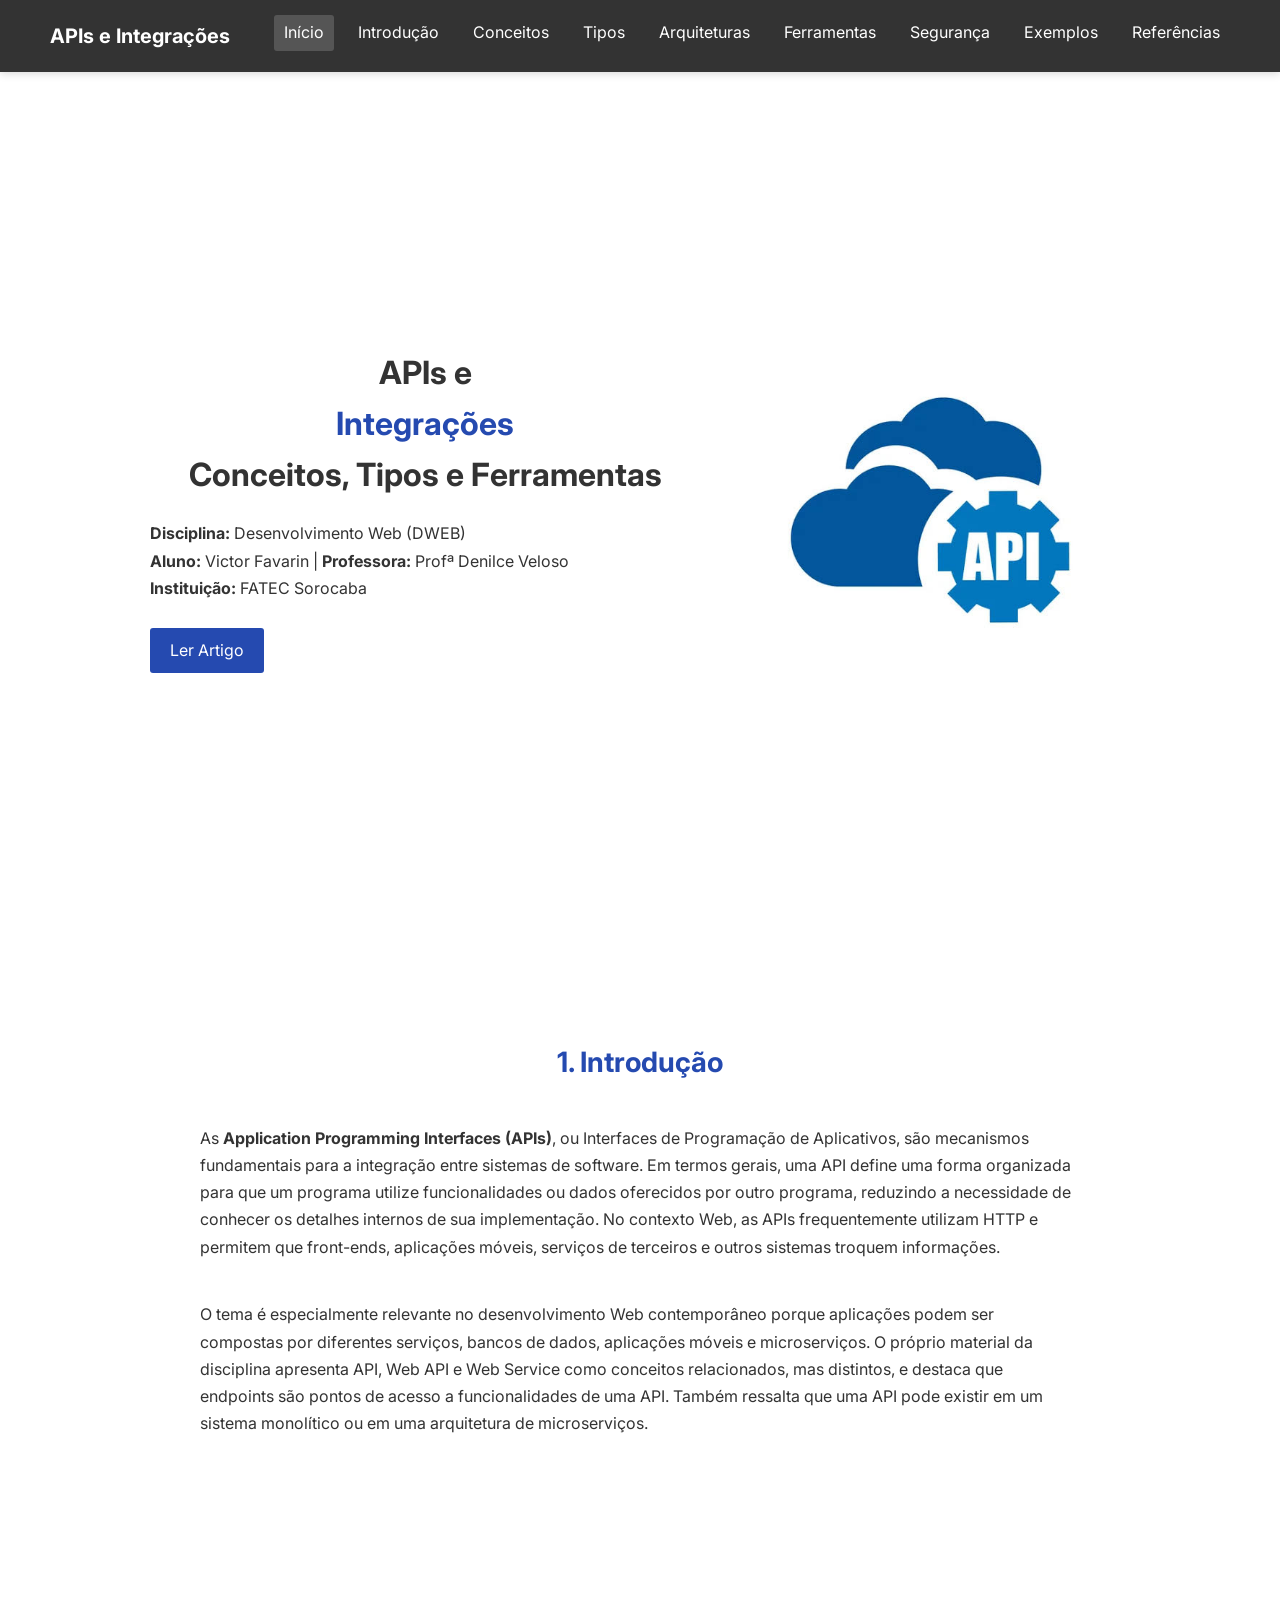
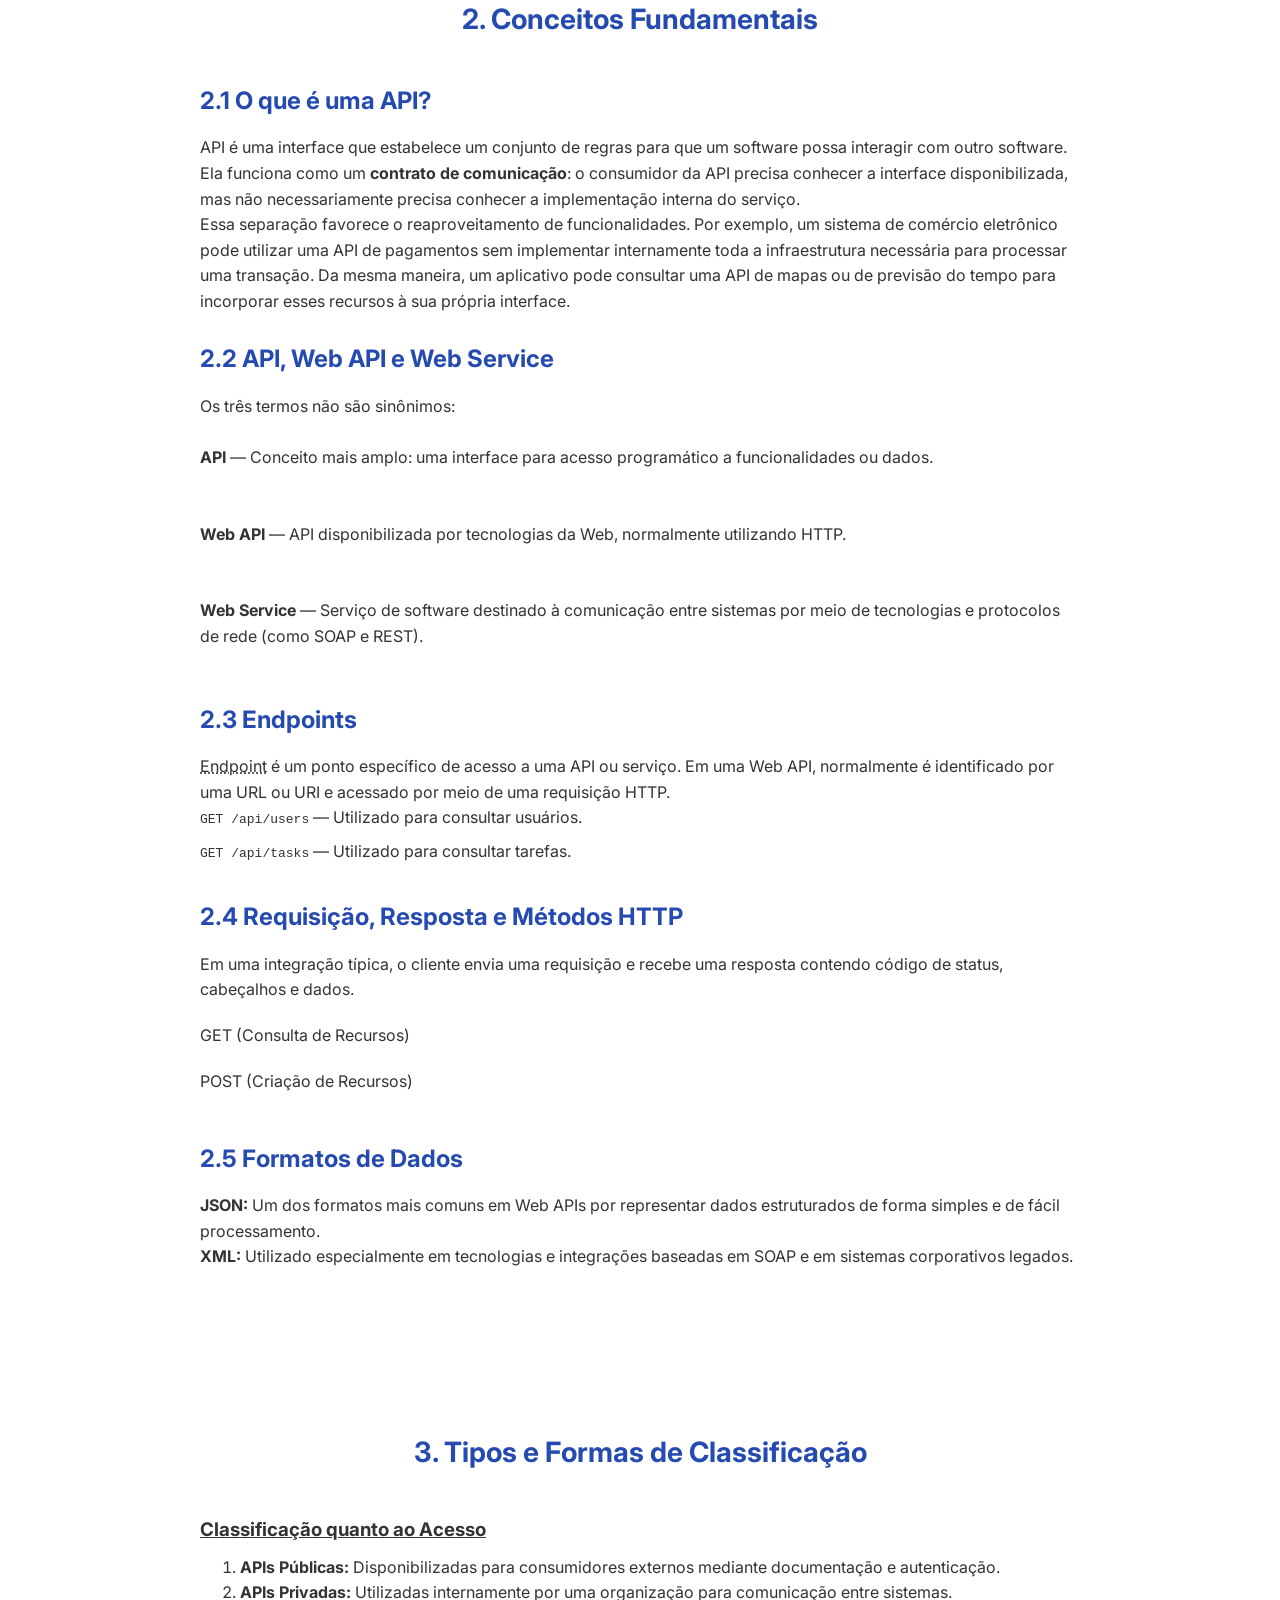
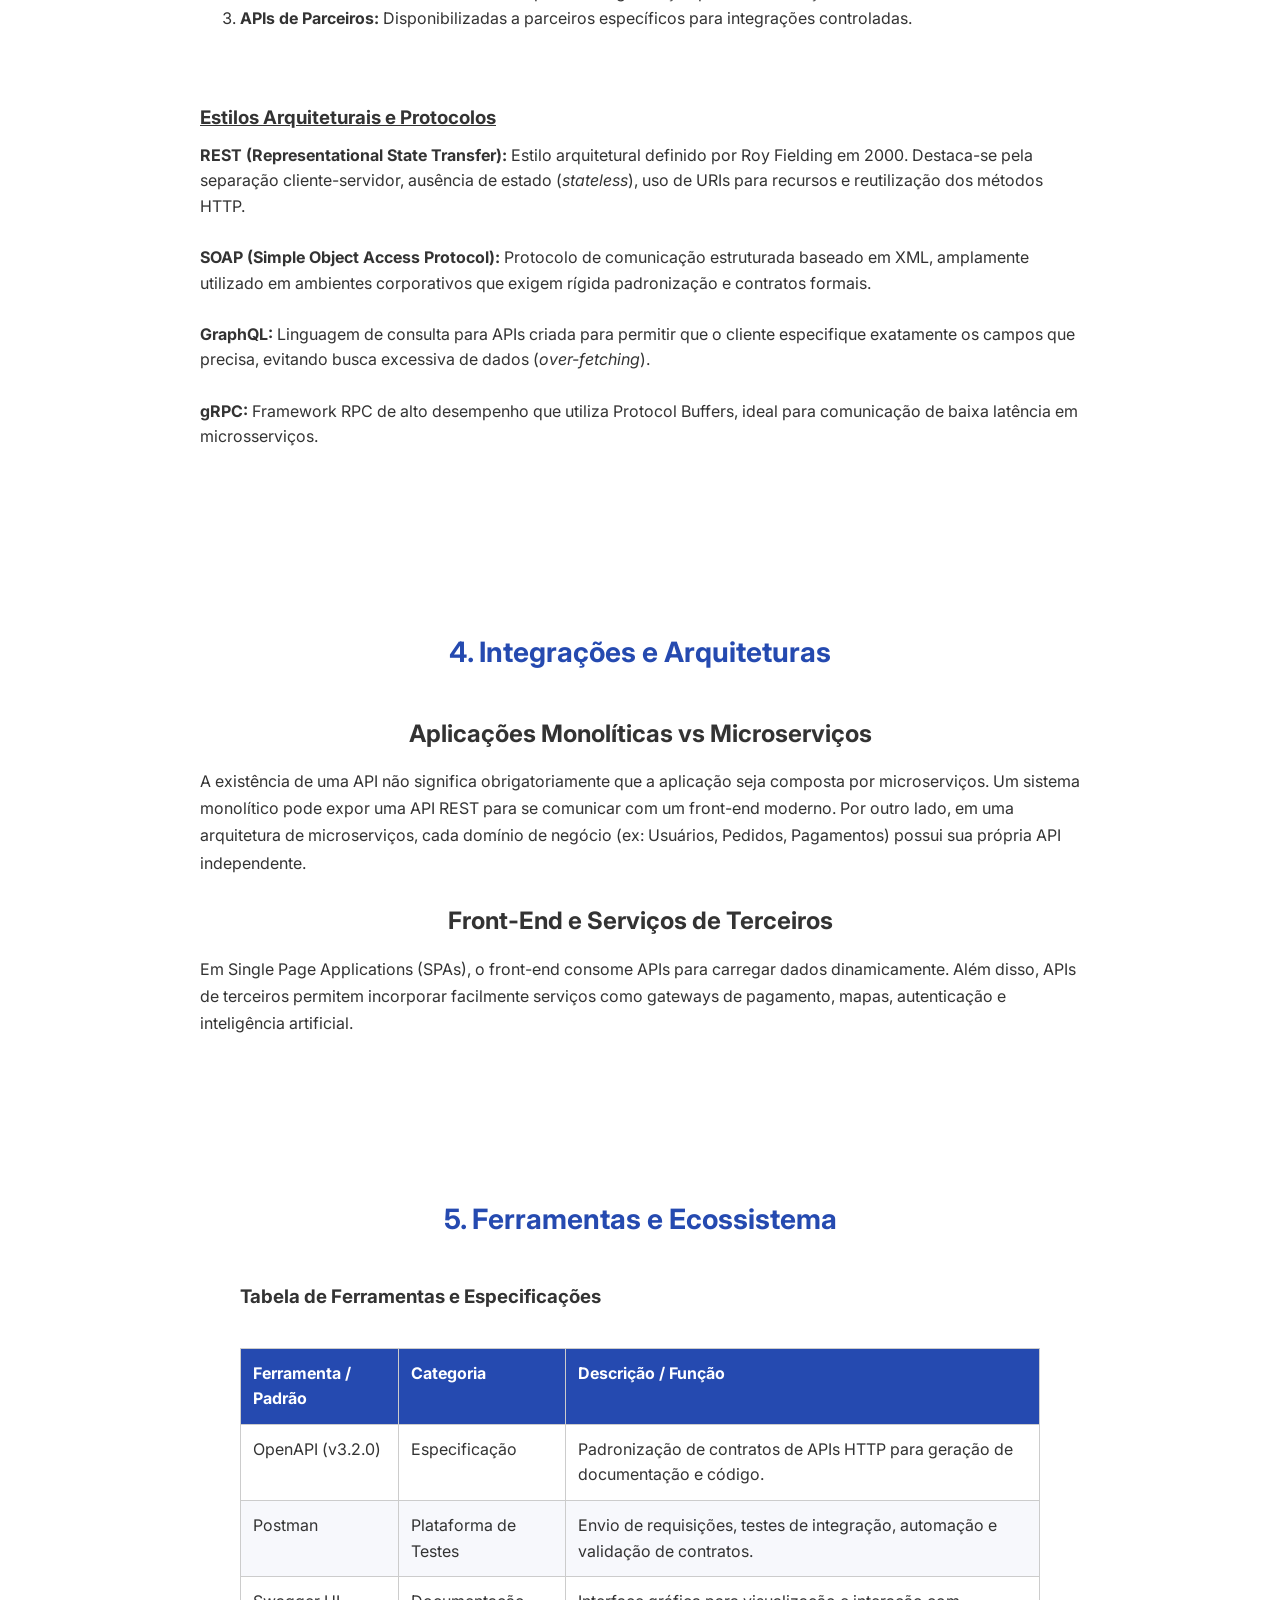
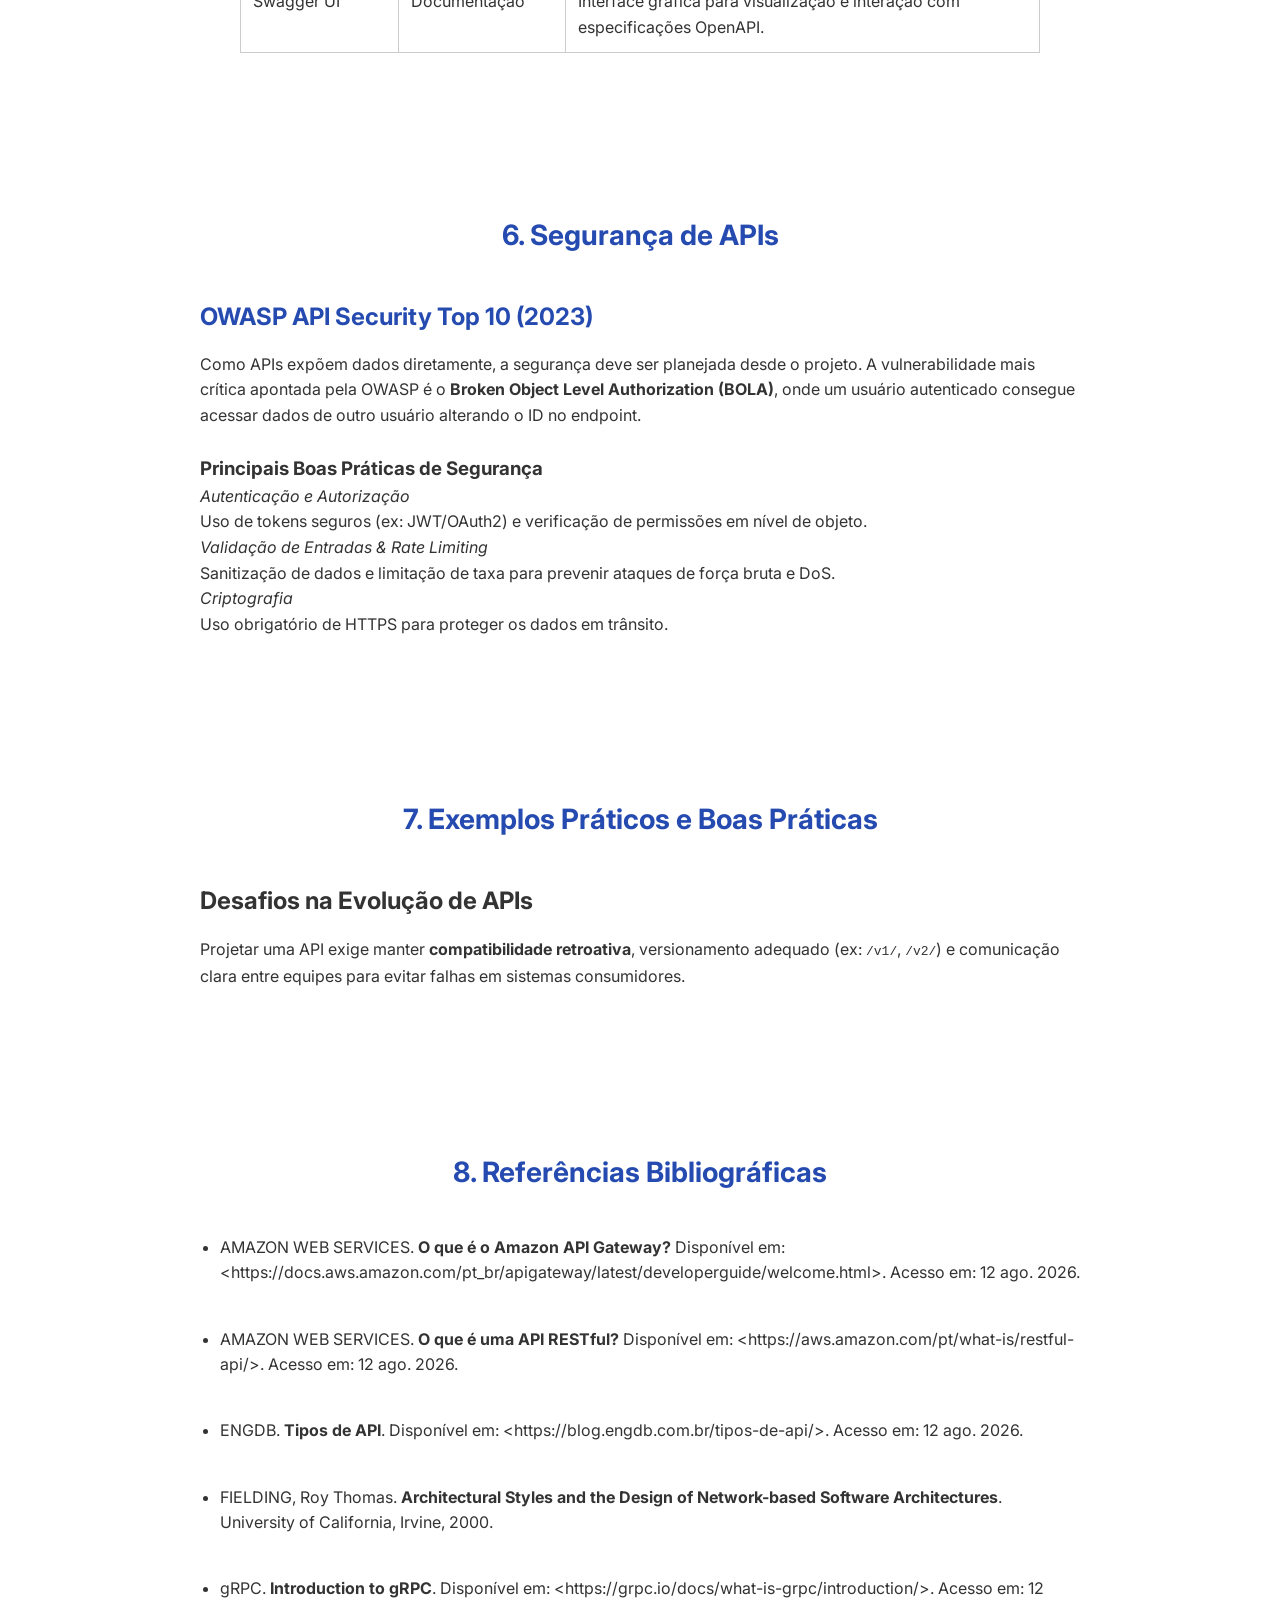
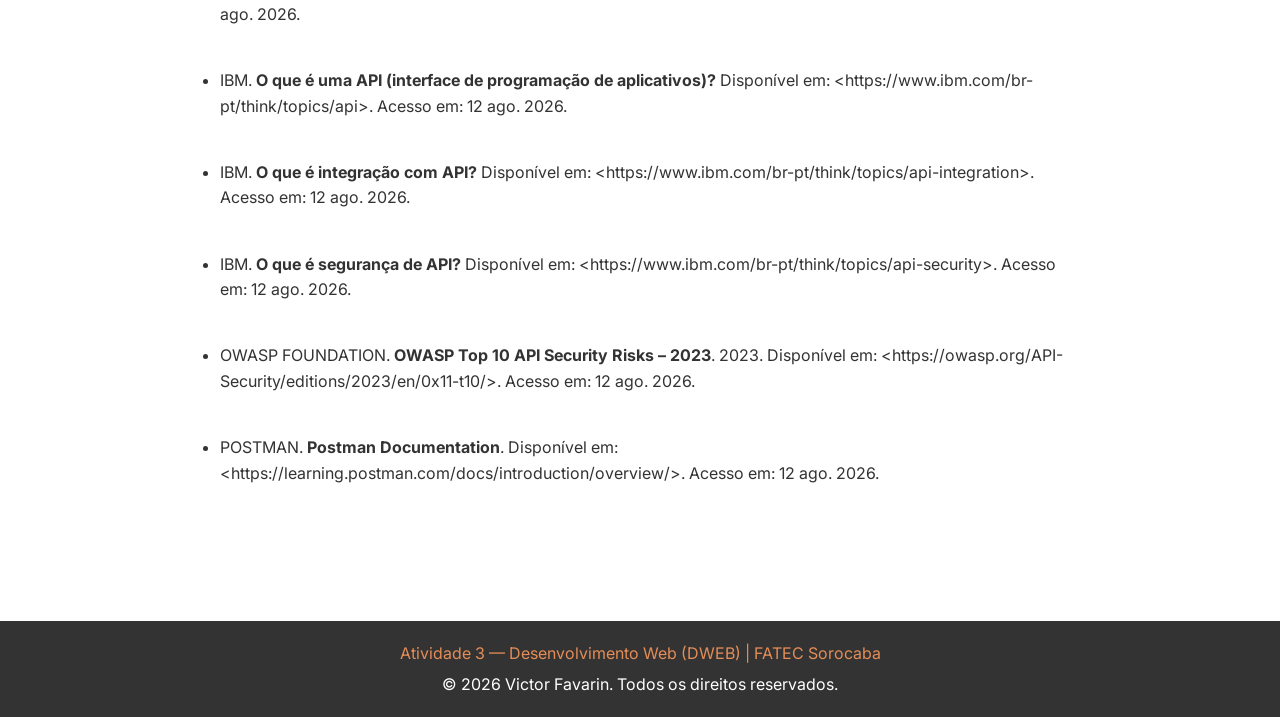
<file: Atividade3/index.html>
<!DOCTYPE html>
<html lang="pt-br">

<head>
    <meta charset="UTF-8">
    <meta name="viewport" content="width=device-width, initial-scale=1.0">
    <meta name="author" content="Victor Favarin">
    <meta name="description"
        content="APIs e Integrações: Conceitos, tipos, ferramentas e exemplos. Artigo acadêmico de Desenvolvimento Web (DWEB) - FATEC Sorocaba.">
    <meta name="keywords"
        content="APIs, Web API, Web Service, REST, SOAP, GraphQL, gRPC, OpenAPI, Postman, Segurança de API, FATEC Sorocaba">
    <link rel="stylesheet" href="./style.css">
    <title>APIs e Integrações | Victor Favarin - FATEC Sorocaba</title>
</head>

<body>
    <header class="header-1">
        <nav class="nav bd-grid">
            <div>
                <a href="#home" class="nav-logo">APIs e Integrações</a>
            </div>
            <div class="nav-menu" id="nav-menu">
                <ul class="nav-list">
                    <li class="nav-item"><a href="#home" class="nav-link active">Início</a></li>
                    <li class="nav-item"><a href="#introducao" class="nav-link">Introdução</a></li>
                    <li class="nav-item"><a href="#conceitos" class="nav-link">Conceitos</a></li>
                    <li class="nav-item"><a href="#tipos" class="nav-link">Tipos</a></li>
                    <li class="nav-item"><a href="#arquiteturas" class="nav-link">Arquiteturas</a></li>
                    <li class="nav-item"><a href="#ferramentas" class="nav-link">Ferramentas</a></li>
                    <li class="nav-item"><a href="#seguranca" class="nav-link">Segurança</a></li>
                    <li class="nav-item"><a href="#exemplos" class="nav-link">Exemplos</a></li>
                    <li class="nav-item"><a href="#referencias" class="nav-link">Referências</a></li>
                </ul>
            </div>
        </nav>
    </header>

    <main>

        <section class="home bd-grid" id="home">
            <div class="home-data">
                <h1 class="home-title">
                    APIs e <br>
                    <span class="home-title-color">Integrações</span><br>
                    Conceitos, Tipos e Ferramentas
                </h1>
                <p class="about-text">
                    <strong>Disciplina:</strong> Desenvolvimento Web (DWEB)<br>
                    <strong>Aluno:</strong> Victor Favarin | <strong>Professora:</strong> Profª Denilce Veloso<br>
                    <strong>Instituição:</strong> FATEC Sorocaba
                </p>
                <br>
                <a href="#introducao" class="button">Ler Artigo</a>
            </div>
            <div class="home-img">
                <br><br>
                <img src="./images/api.jpeg" width="400" height="400" alt="Imagem de apresentação do artigo"
                    title="APIs e Integrações" />
            </div>
        </section>


        <section class="about section" id="introducao">
            <h2 class="section-title">1. Introdução</h2>
            <div class="about-container bd-grid">
                <div>
                    <p class="about-text">
                        As <strong>Application Programming Interfaces (APIs)</strong>, ou Interfaces de Programação de
                        Aplicativos, são mecanismos fundamentais para a integração entre sistemas de software. Em termos
                        gerais, uma API define uma forma organizada para que um programa utilize funcionalidades ou
                        dados oferecidos por outro programa, reduzindo a necessidade de conhecer os detalhes internos de
                        sua implementação. No contexto Web, as APIs frequentemente utilizam HTTP e permitem que
                        front-ends, aplicações móveis, serviços de terceiros e outros sistemas troquem informações.
                    </p>
                    <br>
                    <p class="about-text">
                        O tema é especialmente relevante no desenvolvimento Web contemporâneo porque aplicações podem
                        ser compostas por diferentes serviços, bancos de dados, aplicações móveis e microserviços. O
                        próprio material da disciplina apresenta API, Web API e Web Service como conceitos relacionados,
                        mas distintos, e destaca que endpoints são pontos de acesso a funcionalidades de uma API. Também
                        ressalta que uma API pode existir em um sistema monolítico ou em uma arquitetura de
                        microserviços.
                    </p>
                </div>
            </div>
        </section>

        <section class="skills section" id="conceitos">
            <h2 class="section-title">2. Conceitos Fundamentais</h2>
            <div class="skills-container bd-grid">
                <div>
                    <h3 class="skills-subtitle">2.1 O que é uma API?</h3>
                    <p class="skills-text">
                        API é uma interface que estabelece um conjunto de regras para que um software possa interagir
                        com outro software. Ela funciona como um <strong>contrato de comunicação</strong>: o consumidor
                        da API precisa conhecer a interface disponibilizada, mas não necessariamente precisa conhecer a
                        implementação interna do serviço.
                    </p>
                    <p class="skills-text">
                        Essa separação favorece o reaproveitamento de funcionalidades. Por exemplo, um sistema de
                        comércio eletrônico pode utilizar uma API de pagamentos sem implementar internamente toda a
                        infraestrutura necessária para processar uma transação. Da mesma maneira, um aplicativo pode
                        consultar uma API de mapas ou de previsão do tempo para incorporar esses recursos à sua própria
                        interface.
                    </p>

                    <br>
                    <h3 class="skills-subtitle">2.2 API, Web API e Web Service</h3>
                    <p class="skills-text">
                        Os três termos não são sinônimos:
                    </p>
                    <br>
                    <p class="skills-text"><strong>API</strong> — Conceito mais amplo: uma interface para acesso
                        programático a funcionalidades ou dados.</p>
                    <br>
                    <br>
                    <p class="skills-text"><strong>Web API</strong> — API disponibilizada por tecnologias da Web,
                        normalmente utilizando HTTP.</p>
                    <br>
                    <br>
                    <p class="skills-text"><strong>Web Service</strong> — Serviço de software destinado à comunicação
                        entre sistemas por meio de tecnologias e protocolos de rede (como SOAP e REST).</p>
                    <br>
                    <br>
                    <h3 class="skills-subtitle">2.3 Endpoints</h3>
                    <p class="skills-text">
                        <abbr title="Endpoint de API">Endpoint</abbr> é um ponto específico de acesso a uma API ou
                        serviço. Em uma Web API, normalmente é identificado por uma URL ou URI e acessado por meio de
                        uma requisição HTTP.
                    </p>
                    <ul>
                        <li><code>GET /api/users</code> — Utilizado para consultar usuários.</li>
                        <li><code>GET /api/tasks</code> — Utilizado para consultar tarefas.</li>
                    </ul>

                    <br>
                    <h3 class="skills-subtitle">2.4 Requisição, Resposta e Métodos HTTP</h3>
                    <p class="skills-text">
                        Em uma integração típica, o cliente envia uma requisição e recebe uma resposta contendo código
                        de status, cabeçalhos e dados.
                    </p>

                    <div class="skills-data">
                        <div class="skills-names">
                            <p>GET (Consulta de Recursos)</p>
                        </div>
                        <div class="skills-bar skills-html"></div>

                    </div>
                    <div class="skills-data">
                        <div class="skills-names">
                            <p>POST (Criação de Recursos)</p>
                        </div>
                        <div class="skills-bar skills-js"></div>

                    </div>

                    <br>
                    <h3 class="skills-subtitle">2.5 Formatos de Dados</h3>
                    <p class="skills-text">
                        <strong>JSON:</strong> Um dos formatos mais comuns em Web APIs por representar dados
                        estruturados de forma simples e de fácil processamento.<br>
                        <strong>XML:</strong> Utilizado especialmente em tecnologias e integrações baseadas em SOAP e em
                        sistemas corporativos legados.
                    </p>
                </div>
            </div>
        </section>


        <section class="formation section" id="tipos">
            <h2 class="section-title">3. Tipos e Formas de Classificação</h2>
            <div class="formation-container bd-grid">
                <h3><u>Classificação quanto ao Acesso</u></h3>
                <ol>
                    <li><strong>APIs Públicas:</strong> Disponibilizadas para consumidores externos mediante
                        documentação e autenticação.</li>
                    <li><strong>APIs Privadas:</strong> Utilizadas internamente por uma organização para comunicação
                        entre sistemas.</li>
                    <li><strong>APIs de Parceiros:</strong> Disponibilizadas a parceiros específicos para integrações
                        controladas.</li>
                </ol>
                <br><br>

                <h3><u>Estilos Arquiteturais e Protocolos</u></h3>
                <p>
                    <strong>REST (Representational State Transfer):</strong> Estilo arquitetural definido por Roy
                    Fielding em 2000. Destaca-se pela separação cliente-servidor, ausência de estado
                    (<em>stateless</em>), uso de URIs para recursos e reutilização dos métodos HTTP.<br><br>
                    <strong>SOAP (Simple Object Access Protocol):</strong> Protocolo de comunicação estruturada baseado
                    em XML, amplamente utilizado em ambientes corporativos que exigem rígida padronização e contratos
                    formais.<br><br>
                    <strong>GraphQL:</strong> Linguagem de consulta para APIs criada para permitir que o cliente
                    especifique exatamente os campos que precisa, evitando busca excessiva de dados
                    (<em>over-fetching</em>).<br><br>
                    <strong>gRPC:</strong> Framework RPC de alto desempenho que utiliza Protocol Buffers, ideal para
                    comunicação de baixa latência em microsserviços.
                </p>
            </div>
        </section>


        <section class="about section" id="arquiteturas">
            <h2 class="section-title">4. Integrações e Arquiteturas</h2>
            <div class="about-container bd-grid">
                <div>
                    <h3 class="about-subtitle">Aplicações Monolíticas vs Microserviços</h3>
                    <p class="about-text">
                        A existência de uma API não significa obrigatoriamente que a aplicação seja composta por
                        microserviços. Um sistema monolítico pode expor uma API REST para se comunicar com um front-end
                        moderno. Por outro lado, em uma arquitetura de microserviços, cada domínio de negócio (ex:
                        Usuários, Pedidos, Pagamentos) possui sua própria API independente.
                    </p>
                    <br>
                    <h3 class="about-subtitle">Front-End e Serviços de Terceiros</h3>
                    <p class="about-text">
                        Em Single Page Applications (SPAs), o front-end consome APIs para carregar dados dinamicamente.
                        Além disso, APIs de terceiros permitem incorporar facilmente serviços como gateways de
                        pagamento, mapas, autenticação e inteligência artificial.
                    </p>
                </div>
            </div>
        </section>


        <section class="projects section" id="ferramentas">
            <h2 class="section-title">5. Ferramentas e Ecossistema</h2>
            <div class="projects-text">
                <h3>Tabela de Ferramentas e Especificações</h3>
                <br>
                <table class="projects-table">
                    <thead>
                        <tr>
                            <th>Ferramenta / Padrão</th>
                            <th>Categoria</th>
                            <th>Descrição / Função</th>
                        </tr>
                    </thead>
                    <tbody>
                        <tr>
                            <td>OpenAPI (v3.2.0)</td>
                            <td>Especificação</td>
                            <td>Padronização de contratos de APIs HTTP para geração de documentação e código.</td>
                        </tr>
                        <tr>
                            <td>Postman</td>
                            <td>Plataforma de Testes</td>
                            <td>Envio de requisições, testes de integração, automação e validação de contratos.</td>
                        </tr>
                        <tr>
                            <td>Swagger UI</td>
                            <td>Documentação</td>
                            <td>Interface gráfica para visualização e interação com especificações OpenAPI.</td>
                        </tr>
                    </tbody>
                </table>
            </div>
        </section>


        <section class="skills section" id="seguranca">
            <h2 class="section-title">6. Segurança de APIs</h2>
            <div class="skills-container bd-grid">
                <div>
                    <h3 class="skills-subtitle">OWASP API Security Top 10 (2023)</h3>
                    <p class="skills-text">
                        Como APIs expõem dados diretamente, a segurança deve ser planejada desde o projeto. A
                        vulnerabilidade mais crítica apontada pela OWASP é o <strong>Broken Object Level Authorization
                            (BOLA)</strong>, onde um usuário autenticado consegue acessar dados de outro usuário
                        alterando o ID no endpoint.
                    </p>
                    <br>
                    <h3>Principais Boas Práticas de Segurança</h3>
                    <dl>
                        <dt><em>Autenticação e Autorização</em></dt>
                        <dd>Uso de tokens seguros (ex: JWT/OAuth2) e verificação de permissões em nível de objeto.</dd>
                        <dt><em>Validação de Entradas & Rate Limiting</em></dt>
                        <dd>Sanitização de dados e limitação de taxa para prevenir ataques de força bruta e DoS.</dd>
                        <dt><em>Criptografia</em></dt>
                        <dd>Uso obrigatório de HTTPS para proteger os dados em trânsito.</dd>
                    </dl>
                </div>
            </div>
        </section>


        <section class="projects section" id="exemplos">
            <h2 class="section-title">7. Exemplos Práticos e Boas Práticas</h2>

            <div class="about-container bd-grid">
                <div>
                    <h3 class="about-subtitle">Desafios na Evolução de APIs</h3>
                    <p class="about-text">
                        Projetar uma API exige manter <strong>compatibilidade retroativa</strong>, versionamento
                        adequado (ex: <code>/v1/</code>, <code>/v2/</code>) e comunicação clara entre equipes para
                        evitar falhas em sistemas consumidores.
                    </p>
                </div>
            </div>
        </section>


        <section class="contact section" id="referencias">
            <h2 class="section-title">8. Referências Bibliográficas</h2>
            <div class="contact-container bd-grid">
                <ul style="list-style-type: disc; padding-left: 20px;">
                    <li>AMAZON WEB SERVICES. <strong>O que é o Amazon API Gateway?</strong> Disponível em:
                        &lt;https://docs.aws.amazon.com/pt_br/apigateway/latest/developerguide/welcome.html&gt;. Acesso
                        em: 12 ago. 2026.</li>
                    <br>
                    <li>AMAZON WEB SERVICES. <strong>O que é uma API RESTful?</strong> Disponível em:
                        &lt;https://aws.amazon.com/pt/what-is/restful-api/&gt;. Acesso em: 12 ago. 2026.</li>
                    <br>
                    <li>ENGDB. <strong>Tipos de API</strong>. Disponível em:
                        &lt;https://blog.engdb.com.br/tipos-de-api/&gt;. Acesso em: 12 ago. 2026.</li>
                    <br>
                    <li>FIELDING, Roy Thomas. <strong>Architectural Styles and the Design of Network-based Software
                            Architectures</strong>. University of California, Irvine, 2000.</li>
                    <br>
                    <li>gRPC. <strong>Introduction to gRPC</strong>. Disponível em:
                        &lt;https://grpc.io/docs/what-is-grpc/introduction/&gt;. Acesso em: 12 ago. 2026.</li>
                    <br>
                    <li>IBM. <strong>O que é uma API (interface de programação de aplicativos)?</strong> Disponível em:
                        &lt;https://www.ibm.com/br-pt/think/topics/api&gt;. Acesso em: 12 ago. 2026.</li>
                    <br>
                    <li>IBM. <strong>O que é integração com API?</strong> Disponível em:
                        &lt;https://www.ibm.com/br-pt/think/topics/api-integration&gt;. Acesso em: 12 ago. 2026.</li>
                    <br>
                    <li>IBM. <strong>O que é segurança de API?</strong> Disponível em:
                        &lt;https://www.ibm.com/br-pt/think/topics/api-security&gt;. Acesso em: 12 ago. 2026.</li>
                    <br>
                    <li>OWASP FOUNDATION. <strong>OWASP Top 10 API Security Risks – 2023</strong>. 2023. Disponível em:
                        &lt;https://owasp.org/API-Security/editions/2023/en/0x11-t10/&gt;. Acesso em: 12 ago. 2026.</li>
                    <br>
                    <li>POSTMAN. <strong>Postman Documentation</strong>. Disponível em:
                        &lt;https://learning.postman.com/docs/introduction/overview/&gt;. Acesso em: 12 ago. 2026.</li>
                </ul>
            </div>
        </section>
    </main>

    <footer>
        <p id="footer-title">Atividade 3 — Desenvolvimento Web (DWEB) | FATEC Sorocaba</p>
        <p>&copy; 2026 Victor Favarin. Todos os direitos reservados.</p>
    </footer>
</body>

</html>
</file>
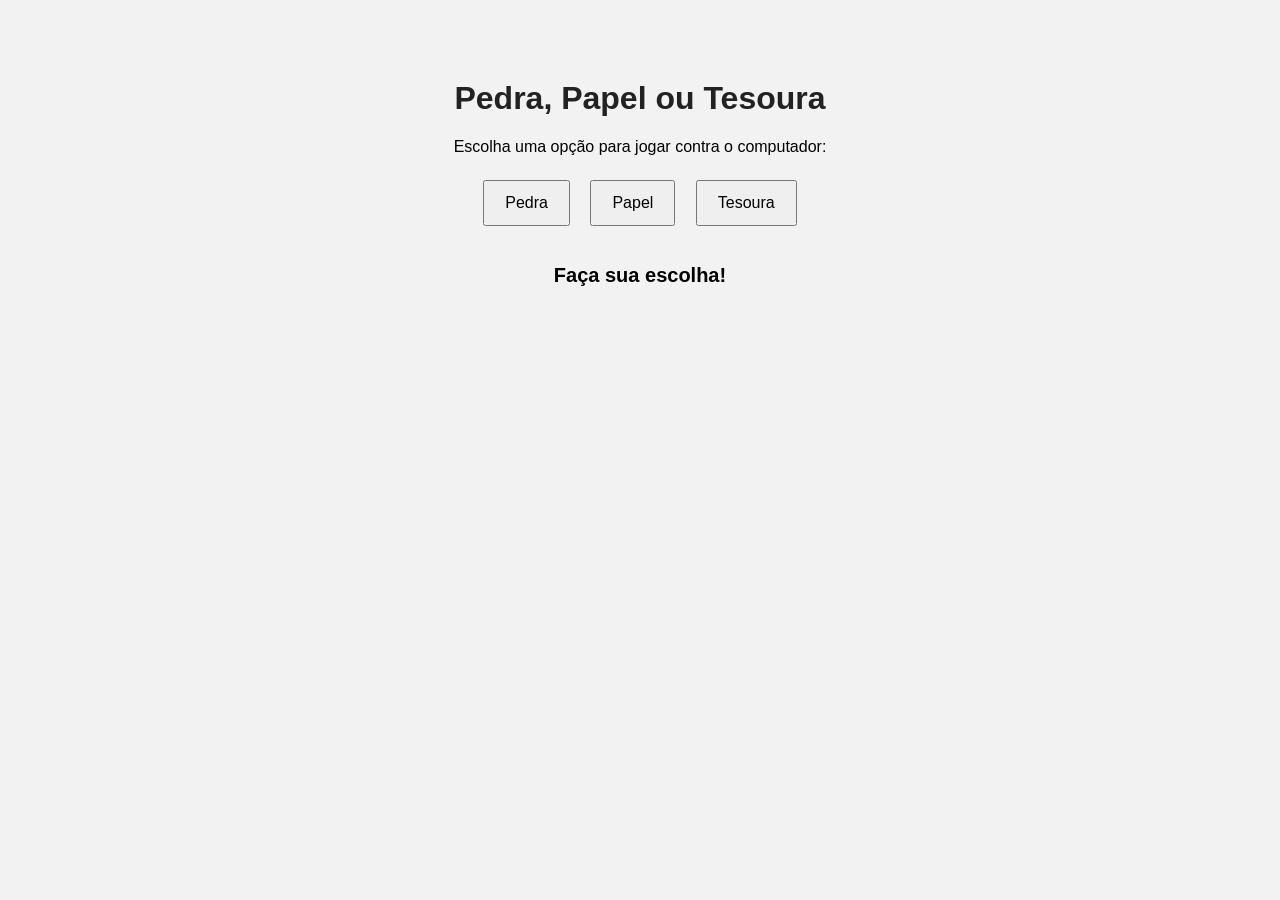
<file: Atividade7/index.html>
<!DOCTYPE html>
<html lang="pt-br">
<head>
    <meta charset="UTF-8">
    <meta name="viewport" content="width=device-width, initial-scale=1.0">
    <title>Pedra, Papel ou Tesoura</title>
    <link rel="stylesheet" href="style.css">
    <script src="script.js" defer></script>
</head>
<body>
    <h1>Pedra, Papel ou Tesoura</h1>

    <p>Escolha uma opção para jogar contra o computador:</p>

    <button onclick="jogar('pedra')">Pedra</button>
    <button onclick="jogar('papel')">Papel</button>
    <button onclick="jogar('tesoura')">Tesoura</button>

    <div id="resultado">
        Faça sua escolha!
    </div>
</body>
</html>
</file>
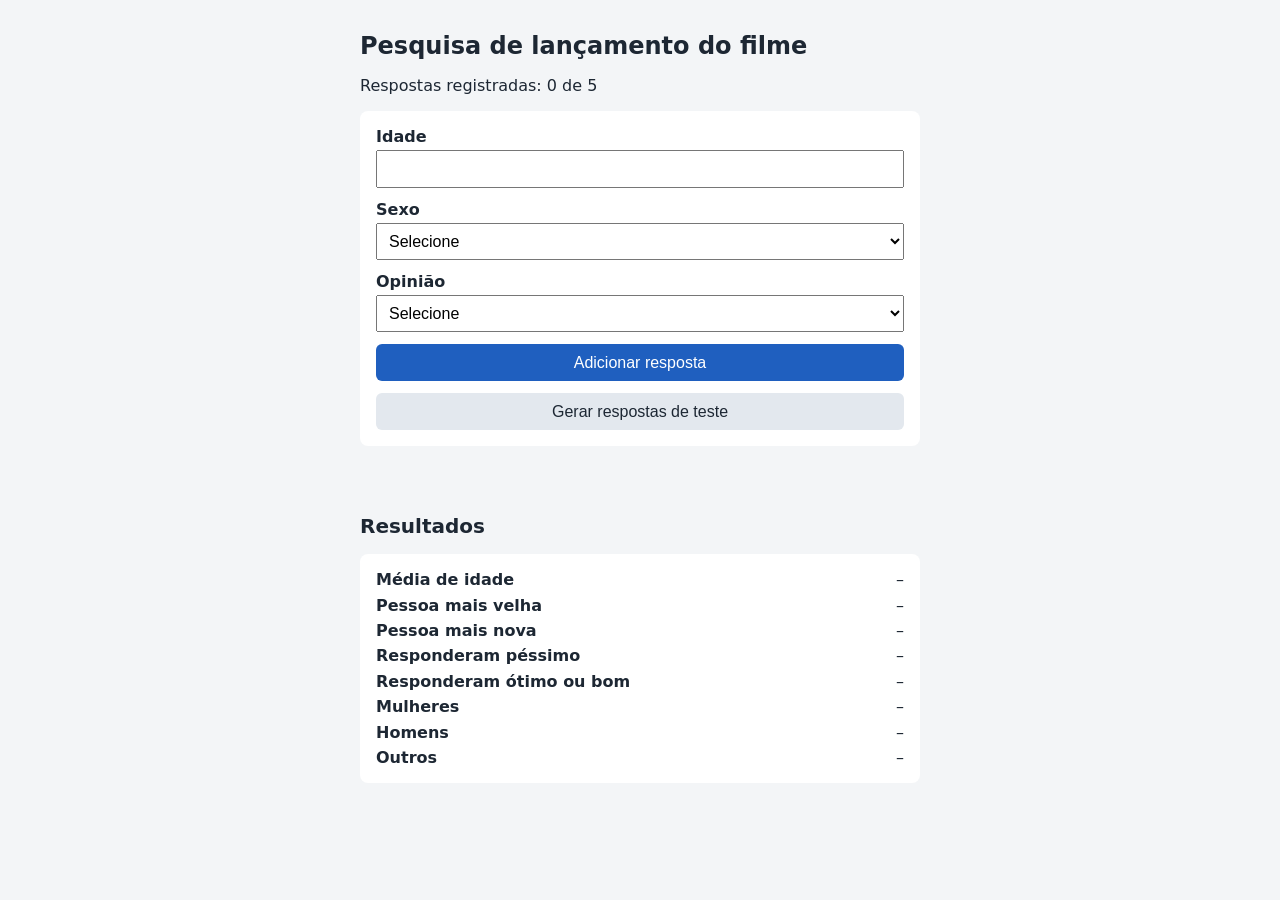
<file: Atividade8/index.html>
<!DOCTYPE html>
<html lang="pt-BR">
<head>
  <meta charset="UTF-8">
  <meta name="viewport" content="width=device-width, initial-scale=1">
  <title>Pesquisa de opinião – Filme</title>
  <link rel="stylesheet" href="style.css">
  <script src="script.js" defer></script>
</head>
<body>
  <main>
    <h1>Pesquisa de lançamento do filme</h1>
    <p id="contador">Respostas registradas: 0 de 5</p>

    <section class="entrada">
      <label>Idade
        <input type="number" id="idade" min="0" max="120" step="1">
      </label>

      <label>Sexo
        <select id="sexo">
          <option value="">Selecione</option>
          <option value="feminino">Feminino</option>
          <option value="masculino">Masculino</option>
          <option value="outros">Outros</option>
        </select>
      </label>

      <label>Opinião
        <select id="opiniao">
          <option value="">Selecione</option>
          <option value="4">Ótimo (4)</option>
          <option value="3">Bom (3)</option>
          <option value="2">Regular (2)</option>
          <option value="1">Péssimo (1)</option>
        </select>
      </label>

      <button type="button" id="btnAdicionar">Adicionar resposta</button>
      <button type="button" id="btnTeste" class="secundario">Gerar respostas de teste</button>
    </section>

    <p id="mensagem" role="alert"></p>

    <section id="resultados">
      <h2>Resultados</h2>
      <dl>
        <dt>Média de idade</dt><dd id="resMedia">–</dd>
        <dt>Pessoa mais velha</dt><dd id="resMaisVelha">–</dd>
        <dt>Pessoa mais nova</dt><dd id="resMaisNova">–</dd>
        <dt>Responderam péssimo</dt><dd id="resPessimo">–</dd>
        <dt>Responderam ótimo ou bom</dt><dd id="resOtimoBom">–</dd>
        <dt>Mulheres</dt><dd id="resFem">–</dd>
        <dt>Homens</dt><dd id="resMasc">–</dd>
        <dt>Outros</dt><dd id="resOutros">–</dd>
      </dl>
    </section>
  </main>
</body>
</html>
</file>
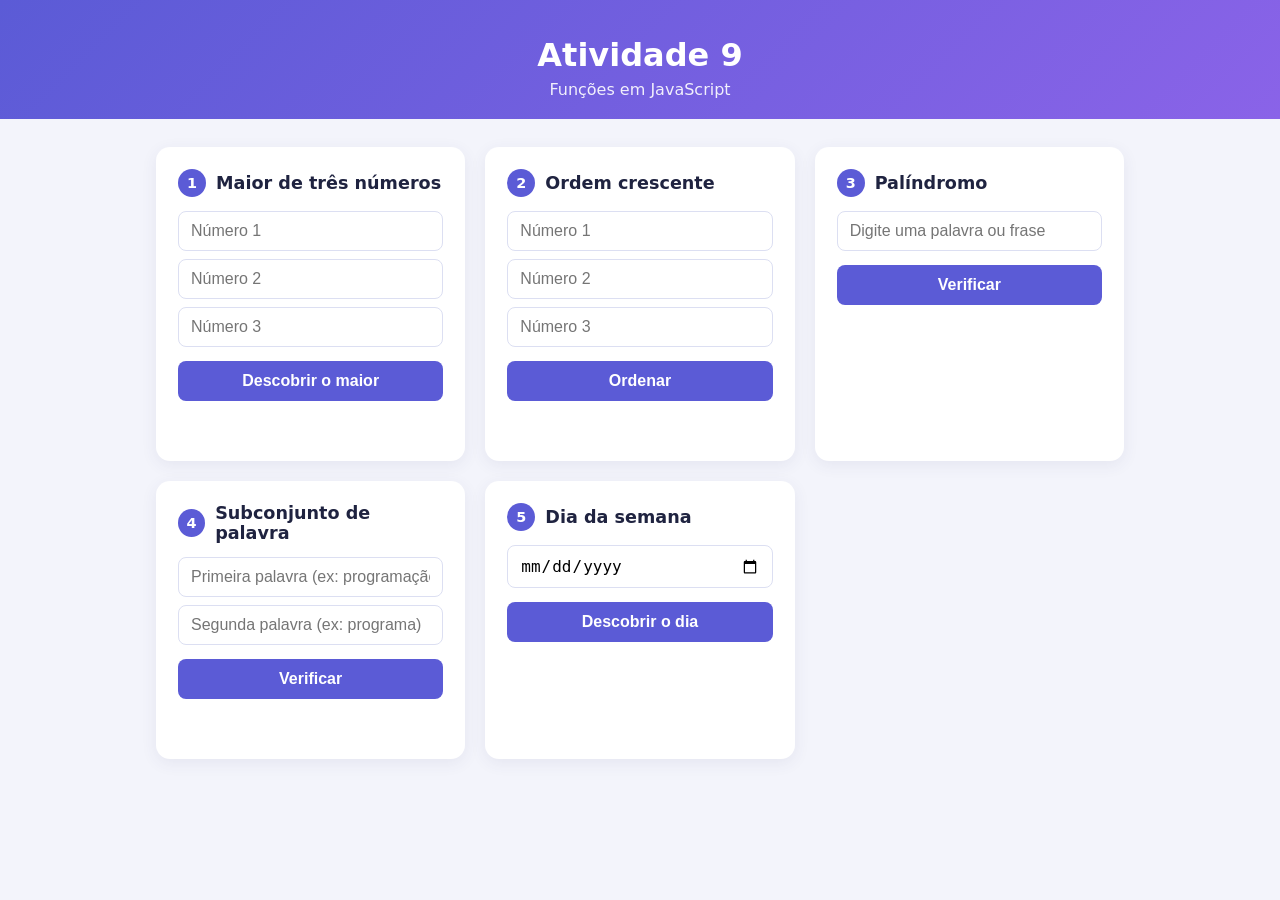
<file: Atividade9/index.html>
<!DOCTYPE html>
<html lang="pt-BR">

<head>
  <meta charset="UTF-8">
  <meta name="viewport" content="width=device-width, initial-scale=1">
  <title>Atividade 9 - Funções em JavaScript</title>
  <link rel="stylesheet" href="style.css">
  <script src="script.js" defer></script>
</head>

<body>
  <header>
    <h1>Atividade 9</h1>
    <p>Funções em JavaScript</p>
  </header>

  <main>

    <section class="card">
      <h2><span class="num">1</span> Maior de três números</h2>
      <div class="campos">
        <input type="number" id="n1a" placeholder="Número 1">
        <input type="number" id="n1b" placeholder="Número 2">
        <input type="number" id="n1c" placeholder="Número 3">
      </div>
      <button onclick="executarMaior()">Descobrir o maior</button>
      <p class="resultado" id="res1"></p>
    </section>


    <section class="card">
      <h2><span class="num">2</span> Ordem crescente</h2>
      <div class="campos">
        <input type="number" id="n2a" placeholder="Número 1">
        <input type="number" id="n2b" placeholder="Número 2">
        <input type="number" id="n2c" placeholder="Número 3">
      </div>
      <button onclick="executarOrdem()">Ordenar</button>
      <p class="resultado" id="res2"></p>
    </section>


    <section class="card">
      <h2><span class="num">3</span> Palíndromo</h2>
      <div class="campos">
        <input type="text" id="n3" placeholder="Digite uma palavra ou frase">
      </div>
      <button onclick="executarPalindromo()">Verificar</button>
      <p class="resultado" id="res3"></p>
    </section>

    <section class="card">
      <h2><span class="num">4</span> Subconjunto de palavra</h2>
      <div class="campos">
        <input type="text" id="n4a" placeholder="Primeira palavra (ex: programação)">
        <input type="text" id="n4b" placeholder="Segunda palavra (ex: programa)">
      </div>
      <button onclick="executarSubconjunto()">Verificar</button>
      <p class="resultado" id="res4"></p>
    </section>


    <section class="card">
      <h2><span class="num">5</span> Dia da semana</h2>
      <div class="campos">
        <input type="date" id="n5">
      </div>
      <button onclick="executarDiaSemana()">Descobrir o dia</button>
      <p class="resultado" id="res5"></p>
    </section>
  </main>
</body>

</html>
</file>
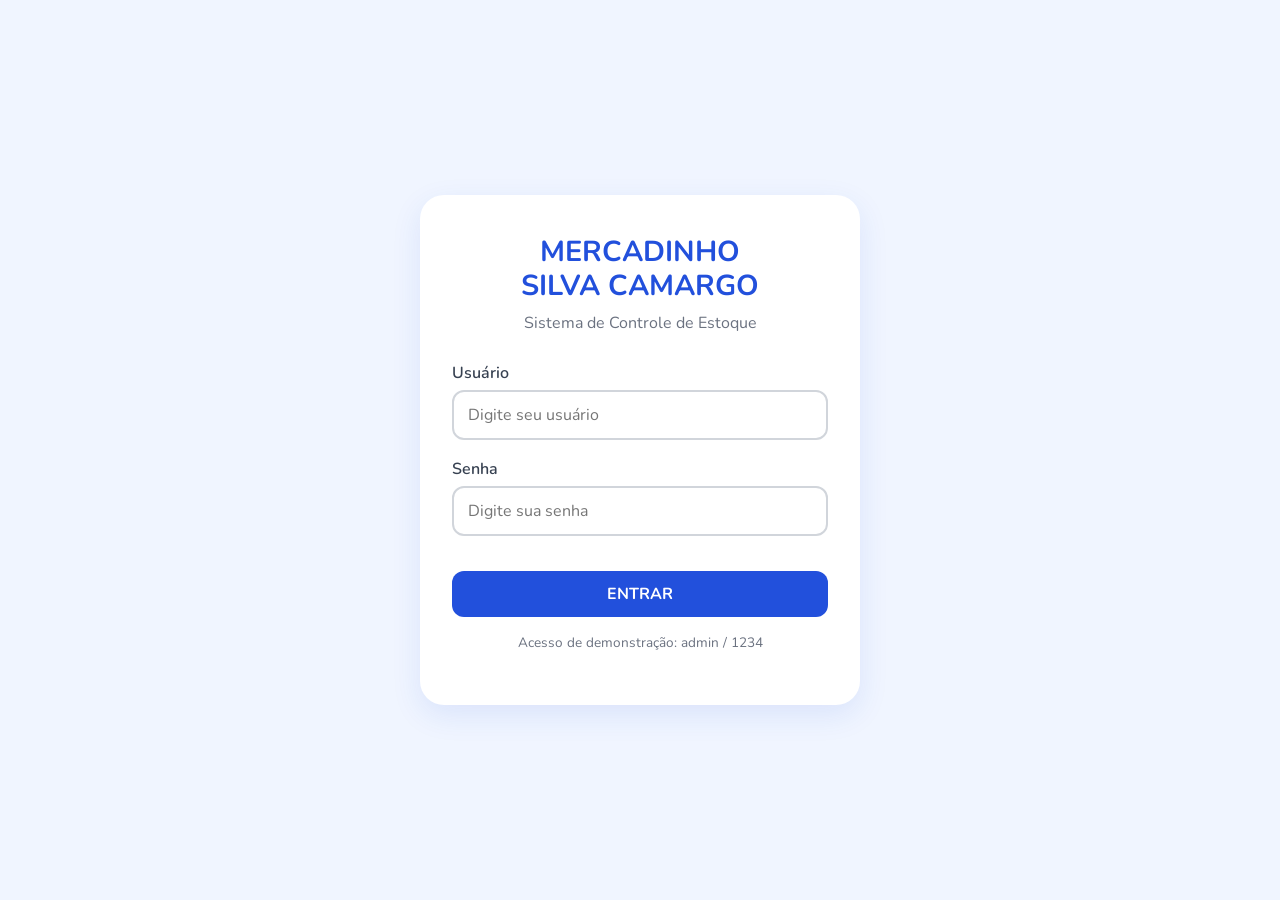
<file: Projeto Final/html/index.html>
<!DOCTYPE html>
<html lang="pt-BR">
<head>
<meta charset="UTF-8">
<meta name="viewport" content="width=device-width, initial-scale=1">
<title>Login - Mercadinho Silva Camargo</title>
<link href="https://fonts.googleapis.com/css2?family=Nunito:wght@400;600;700&display=swap" rel="stylesheet">
<link rel="stylesheet" href="../css/style.css">
</head>
<body>
<div class="login-pag">
  <form class="login-card" id="formLogin" novalidate>
    <h1>MERCADINHO<br>SILVA CAMARGO</h1>
    <p class="sub">Sistema de Controle de Estoque</p>
    <div class="campo">
      <label for="usuario">Usuário</label>
      <input id="usuario" placeholder="Digite seu usuário" autocomplete="username">
    </div>
    <div class="campo">
      <label for="senha">Senha</label>
      <input id="senha" type="password" placeholder="Digite sua senha" autocomplete="current-password">
    </div>
    <p class="erro" id="erro" role="alert"></p>
    <button class="btn btn-azul" type="submit">ENTRAR</button>
    <p class="dica">Acesso de demonstração: admin / 1234</p>
  </form>
</div>
<script src="../js/login.js"></script>
</body>
</html>
</file>
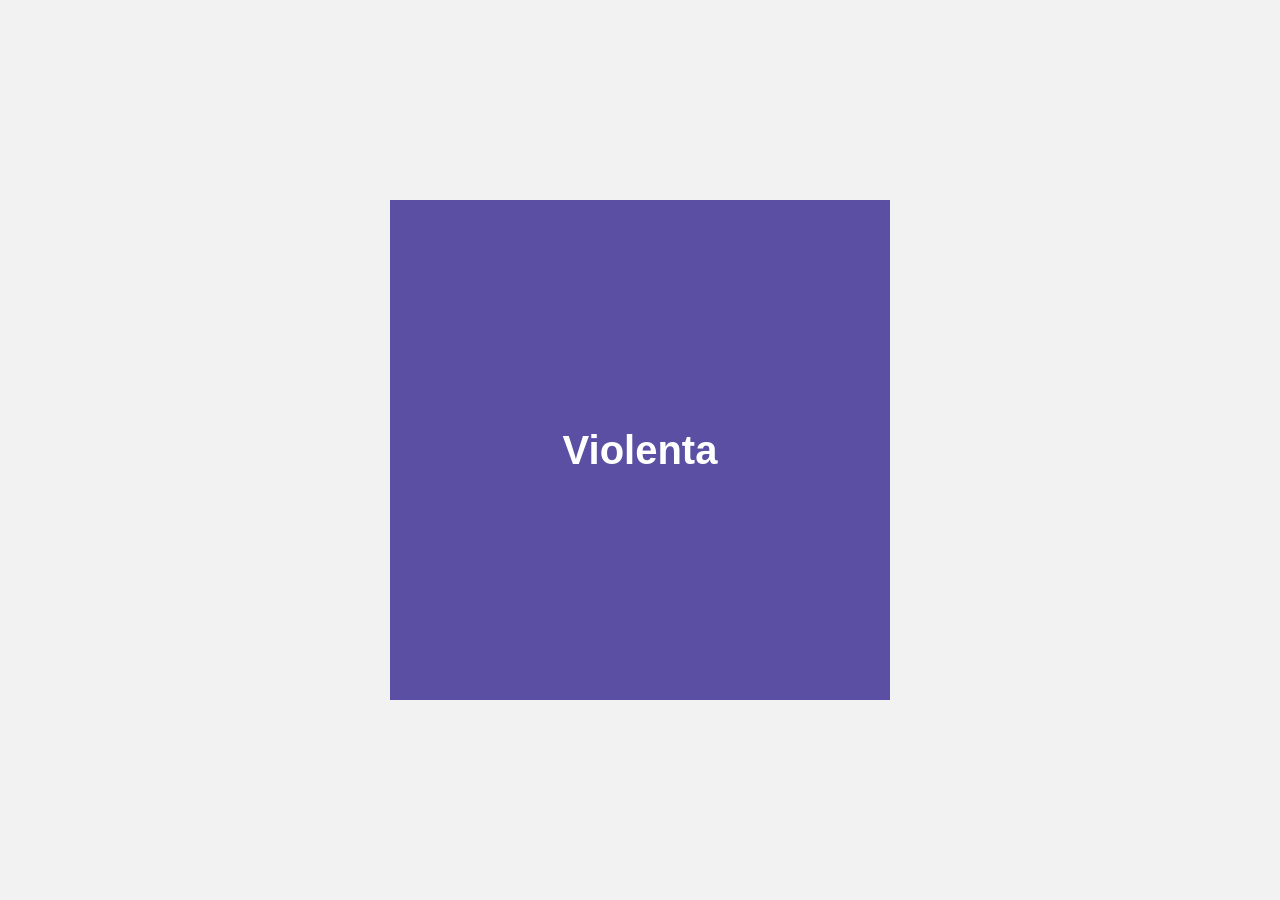
<file: Atividade5/Atividade5.html>
<!DOCTYPE html>
<html lang="pt-BR">
<head>
  <meta charset="UTF-8">
  <meta name="viewport" content="width=device-width, initial-scale=1.0">
  <title>Atividade 5 - Página Responsiva</title>
  <link rel="stylesheet" href="Atividade5.css">
</head>
<body>
  <div class="caixa">
    <h2>
      <span class="cor cinza">Cinzeiro</span>
      <span class="cor laranja">Holanda</span>
      <span class="cor magenta">Pink Floyd</span>
      <span class="cor vermelho">PT</span>
      <span class="cor roxo">Violenta</span>
      <span class="cor amarelo">Bolsonaro</span>
      <span class="cor verde">Palmeiras sem mundial</span>
    </h2>
  </div>
</body>
</html>
</file>
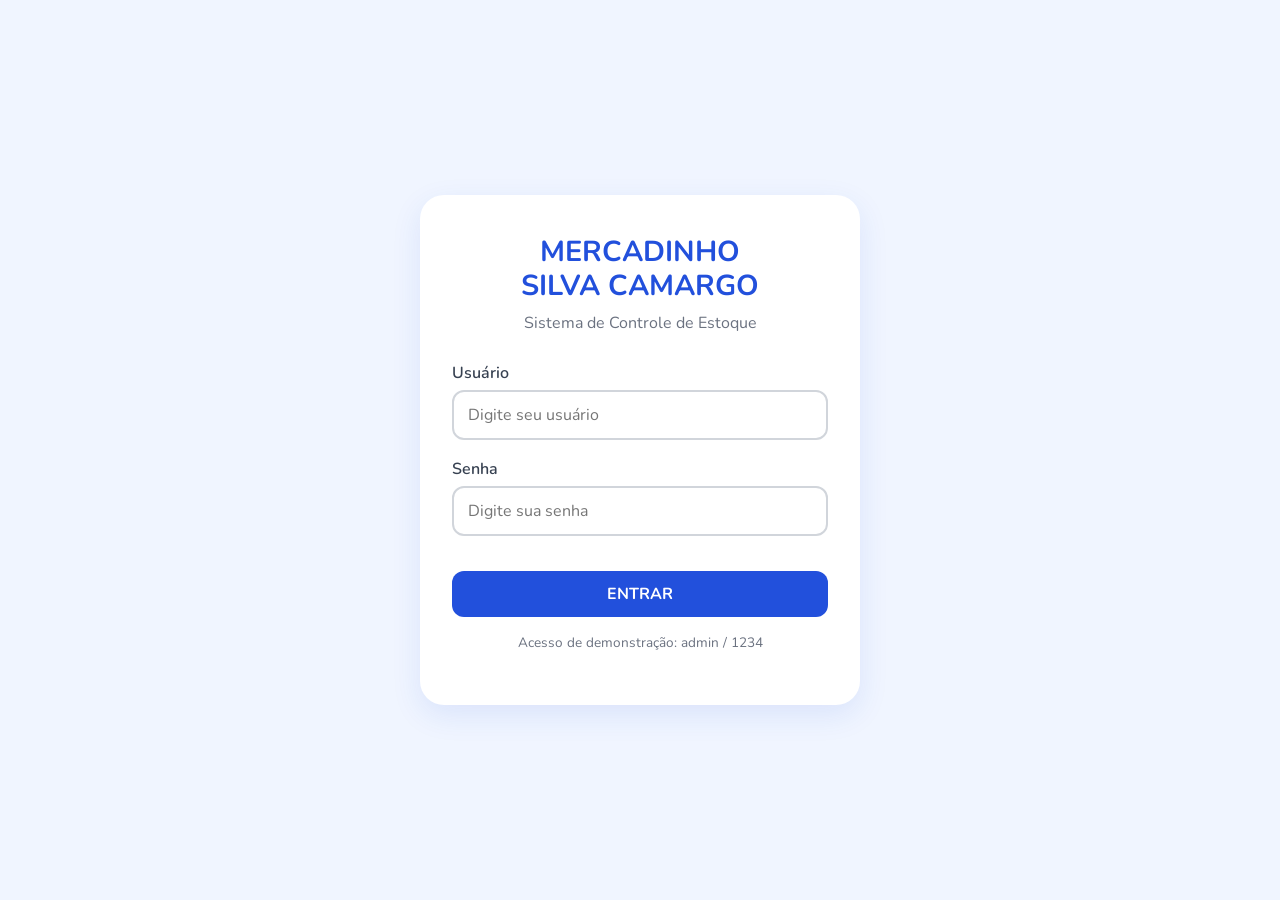
<file: Projeto Final/html/dashboard.html>
<!doctype html>
<html lang="pt-BR">

<head>
    <meta charset="UTF-8">
    <meta name="viewport" content="width=device-width,initial-scale=1">
    <title>Dashboard - Mercadinho Silva Camargo</title>
    <link href="https://fonts.googleapis.com/css2?family=Nunito:wght@400;600;700;800&display=swap" rel="stylesheet">
    <link rel="stylesheet" href="../css/style.css">
</head>

<body class="pagina-dashboard">
    <header class="cabecalho">
        <div class="cabecalho-interno">
            <div>
                <h1>MERCADINHO SILVA CAMARGO</h1>
                <p>Olá, <span id="saudacao">usuário</span>!</p>
            </div><button class="btn" id="sair">↪ Sair</button>
        </div>
    </header>
    <main class="dashboard-conteudo">
        <p class="dashboard-instrucao">Escolha uma opção abaixo:</p>
        <div class="cards-dashboard"><a class="card-dash card-prod" href="produtos.html"><span
                    class="icone-dash">▣</span><strong>Produtos</strong><span>Cadastrar e consultar
                    produtos</span></a><a class="card-dash card-forn" href="fornecedores.html"><span
                    class="icone-dash">♧</span><strong>Fornecedores</strong><span>Cadastrar e consultar
                    fornecedores</span></a><a class="card-dash card-est" href="estoque.html"><span
                    class="icone-dash">▤</span><strong>Estoque</strong><span>Ver estoque e registrar
                    entradas/saídas</span></a><a class="card-dash card-rel" href="relatorios.html"><span
                    class="icone-dash">▥</span><strong>Relatórios</strong><span>Histórico de movimentações</span></a>
        </div>
    </main>
    <script src="../js/dados.js"></script>
    <script>document.getElementById('saudacao').textContent = sessionStorage.getItem('usuario') || 'usuário'; document.getElementById('sair').onclick = sair;</script>
</body>

</html>
</file>
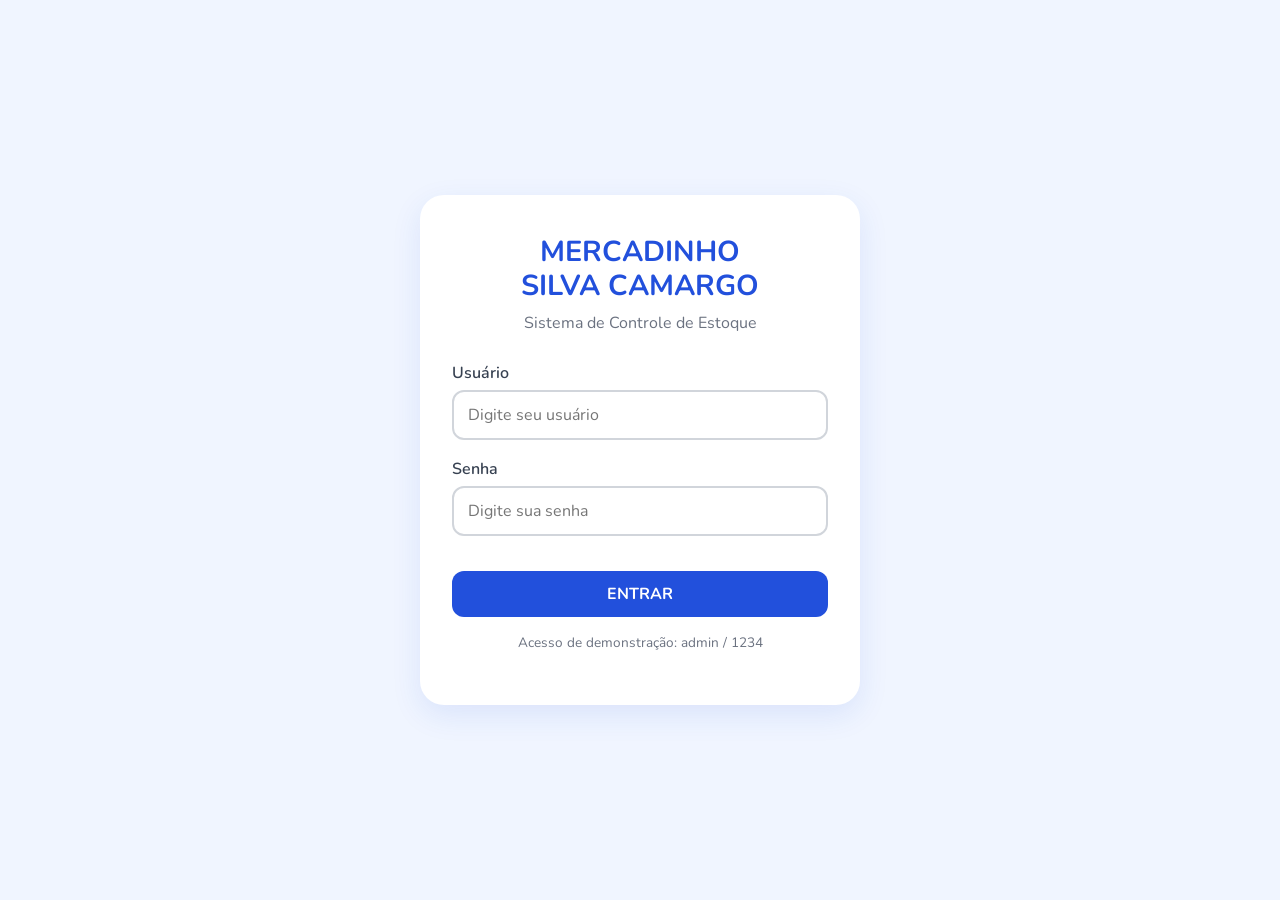
<file: Projeto Final/html/estoque.html>
<!doctype html>
<html lang="pt-BR">

<head>
    <meta charset="UTF-8">
    <meta name="viewport" content="width=device-width,initial-scale=1">
    <title>Controle de Estoque - Mercadinho</title>
    <link href="https://fonts.googleapis.com/css2?family=Nunito:wght@400;600;700;800&display=swap" rel="stylesheet">
    <link rel="stylesheet" href="../css/style.css">
</head>

<body class="pagina-estoque">
    <header class="cabecalho cor-estoque">
        <div class="cabecalho-interno"><a class="voltar" href="../html/dashboard.html">←</a>
            <div>
                <h1>Controle de Estoque</h1>
                <p id="contador">0 produtos cadastrados</p>
            </div>
        </div>
    </header>
    <main>
        <div class="resumo-grid">
            <div class="resumo normal"><span>✓</span><strong id="totalNormal">0</strong><b>Normal</b></div>
            <div class="resumo baixo-est"><span>⚠</span><strong id="totalBaixo">0</strong><b>Estoque Baixo</b></div>
            <div class="resumo sem-est"><span>⊗</span><strong id="totalSem">0</strong><b>Sem Estoque</b></div>
        </div>
        <div class="botoes-estoque"><button class="btn btn-verde" data-tipo="entrada">↗ Entrada de
                Produtos</button><button class="btn btn-saida" data-tipo="saida">↘ Saída de Produtos</button><button
                class="btn btn-azul" data-tipo="ajuste">⟳ Ajuste de Estoque</button></div>
        <section class="painel-form" id="painel" hidden>
            <div class="painel-titulo" id="painelTitulo">
                <h2 id="titulo">Entrada de Produtos</h2><button id="fechar" class="botao-fechar">×</button>
            </div>
            <form id="formMov">
                <div class="campo"><label for="produto">Produto *</label><select id="produto" required></select></div>
                <div class="grade">
                    <div class="campo"><label for="quantidade" id="labelQtd">Quantidade *</label><input type="number"
                            id="quantidade" min="1" step="1" required placeholder="0"><small id="ajudaQtd"
                            hidden>Informe a quantidade total que deve ficar no estoque.</small></div>
                    <div class="campo" id="campoFornecedor"><label for="fornecedor">Fornecedor</label><select
                            id="fornecedor"></select></div>
                </div>
                <div class="campo"><label for="observacao">Motivo / Observação</label><input id="observacao"
                        placeholder="Ex: Compra do fornecedor, avaria, inventário..."></div>
                <p class="erro" id="erro"></p>
                <div class="rodape"><button type="submit" class="btn btn-verde" id="confirmar">✓ Confirmar
                        Entrada</button><button type="button" class="btn btn-cinza" id="cancelar">✕ Cancelar</button>
                </div>
            </form>
        </section>
        <div class="barra busca-larga"><input id="busca" placeholder="⌕  Buscar por nome, código ou categoria..."></div>
        <div class="tabela-wrap">
            <table>
                <thead>
                    <tr>
                        <th>Produto</th>
                        <th>Categoria</th>
                        <th>Qtd. Atual</th>
                        <th>Qtd. Mínima</th>
                        <th>Localização</th>
                        <th>Situação</th>
                    </tr>
                </thead>
                <tbody id="lista"></tbody>
            </table>
        </div>
        <p class="dica">Clique em um produto para registrar sua saída.</p>
    </main>
    <script src="../js/dados.js"></script>
    <script src="../js/estoque.js"></script>
</body>

</html>
</file>
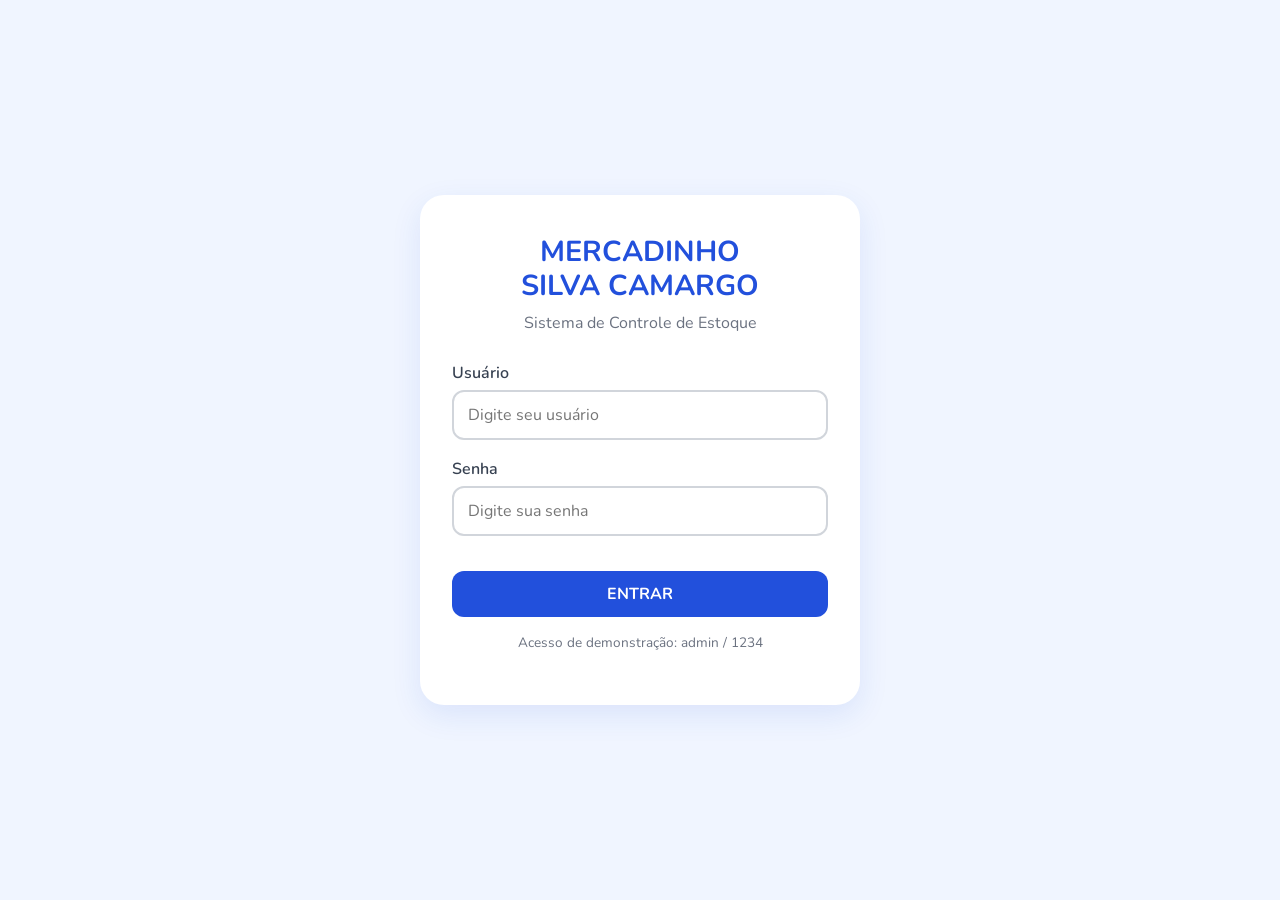
<file: Projeto Final/html/fornecedores.html>
<!doctype html>
<html lang="pt-BR">

<head>
    <meta charset="UTF-8">
    <meta name="viewport" content="width=device-width,initial-scale=1">
    <title>Fornecedores - Mercadinho</title>
    <link href="https://fonts.googleapis.com/css2?family=Nunito:wght@400;600;700;800&display=swap" rel="stylesheet">
    <link rel="stylesheet" href="../css/style.css">
</head>

<body class="pagina-fornecedores">
    <header class="cabecalho cor-fornecedor">
        <div class="cabecalho-interno"><a href="../html/dashboard.html" class="voltar" title="Voltar ao dashboard">←</a>
            <div>
                <h1>Fornecedores</h1>
                <p id="contador">0 fornecedores cadastrados</p>
            </div>
        </div>
    </header>
    <main>
        <div class="barra"><input id="busca"
                placeholder="Buscar fornecedores por nome ou produtos fornecidos..."><button class="btn btn-verde"
                id="novo">+ Novo Fornecedor</button></div>
        <section class="painel-form" id="painel" hidden>
            <div class="painel-titulo cor-fornecedor">
                <h2 id="titulo">Novo Fornecedor</h2><button class="botao-fechar" id="fechar" type="button">×</button>
            </div>
            <form id="formFornecedor">
                <div class="campo"><label for="nome">Nome do Fornecedor *</label><input id="nome" required></div>
                <div class="grade">
                    <div class="campo"><label for="telefone">Telefone</label><input id="telefone"
                            placeholder="(00) 0000-0000"></div>
                    <div class="campo"><label for="whatsapp">WhatsApp</label><input id="whatsapp"
                            placeholder="(00) 00000-0000"></div>
                    <div class="campo"><label for="email">E-mail</label><input id="email" type="email"
                            placeholder="contato@fornecedor.com"></div>
                    <div class="campo"><label for="prazo">Prazo de Pagamento</label><input id="prazo"
                            placeholder="Ex: 30 dias"></div>
                    <div class="campo"><label for="itens">Produtos Fornecidos</label><input id="itens"
                            placeholder="Ex: Bebidas, Laticínios"></div>
                </div>
                <div class="campo"><label for="endereco">Endereço</label><input id="endereco"
                        placeholder="Rua, número, bairro, cidade"></div>
                <div class="campo"><label for="obs">Observações</label><textarea id="obs" rows="3"></textarea></div>
                <p id="erro" class="erro"></p>
                <div class="rodape"><button class="btn btn-verde" type="submit">✓ Salvar</button><button
                        class="btn btn-cinza" id="cancelar" type="button">✕ Cancelar</button></div>
            </form>
        </section>
        <div class="tabela-wrap">
            <table>
                <thead>
                    <tr>
                        <th>Fornecedor</th>
                        <th>Telefone</th>
                        <th>E-mail</th>
                        <th>Produtos</th>
                        <th>Ações</th>
                    </tr>
                </thead>
                <tbody id="lista"></tbody>
            </table>
        </div>
    </main>
    <script src="../js/dados.js"></script>
    <script src="../js/fornecedores.js"></script>
</body>

</html>
</file>
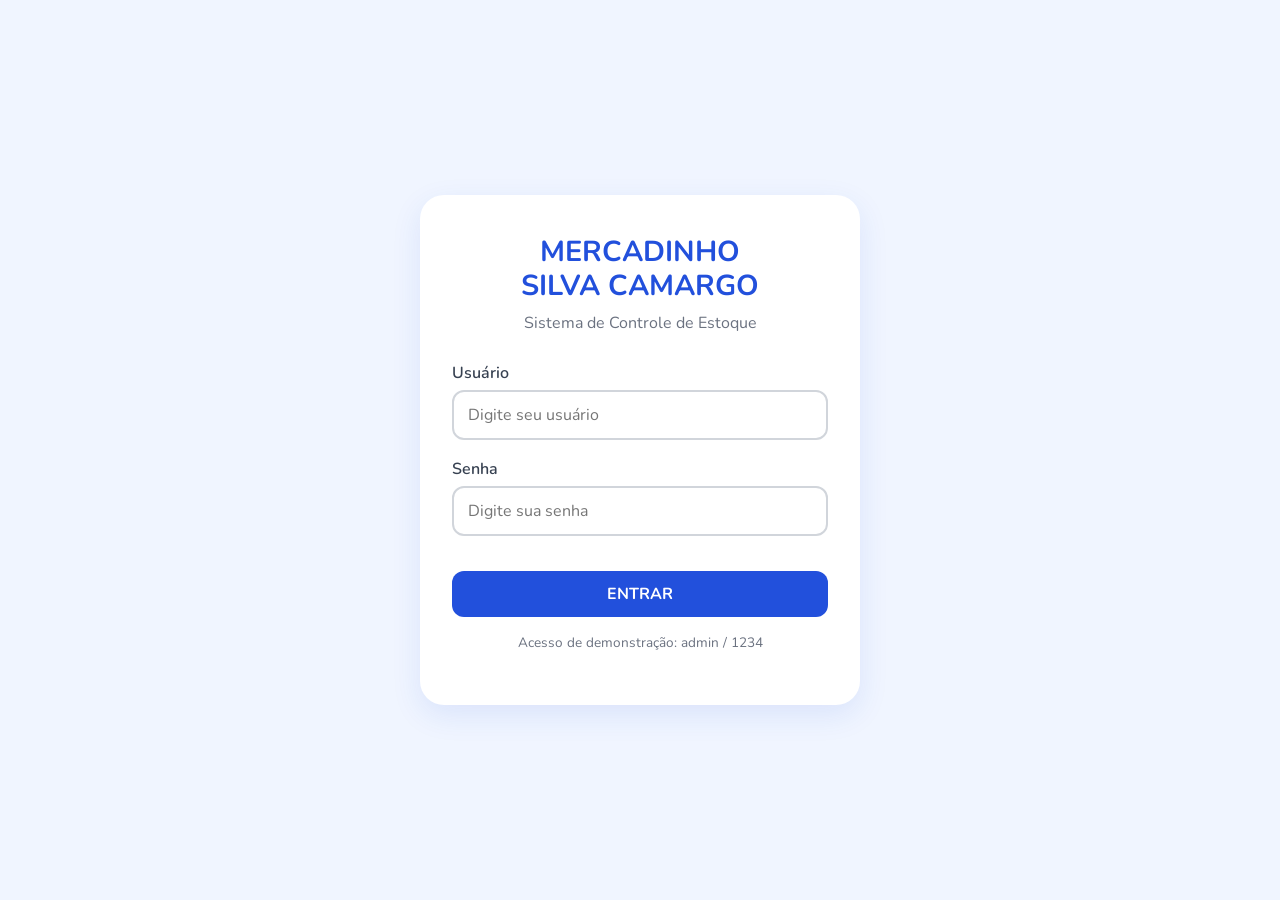
<file: Projeto Final/html/produtos.html>
<!DOCTYPE html>
<html lang="pt-BR">
<head>
<meta charset="UTF-8">
<meta name="viewport" content="width=device-width, initial-scale=1">
<title>Produtos - Mercadinho Silva Camargo</title>
<link href="https://fonts.googleapis.com/css2?family=Nunito:wght@400;600;700&display=swap" rel="stylesheet">
<link rel="stylesheet" href="../css/style.css">
</head>
<body>
<header>
  <div><h1>Produtos</h1><p id="contador">0 produtos cadastrados</p></div>
  <a class="btn nav-voltar" href="../html/dashboard.html">← Dashboard</a>
</header>
<main>
  <div class="barra">
    <input id="busca" placeholder="Pesquisar por nome, código de barras ou categoria" aria-label="Pesquisar">
    <button class="btn btn-azul" id="btnNovo">+ Novo produto</button>
  </div>
  <div class="tabela-wrap">
    <table>
      <thead><tr><th>Produto</th><th>Categoria</th><th>Cód. barras</th><th>Venda</th><th>Estoque</th><th>Ações</th></tr></thead>
      <tbody id="lista"></tbody>
    </table>
  </div>
</main>

<div class="fundo-modal" id="modal">
  <div class="modal">
    <div class="modal-topo"><h2 id="tituloModal">Novo Produto</h2><button id="btnFechar" aria-label="Fechar">×</button></div>
    <form id="formProduto" novalidate>
      <div class="grade">
        <div class="campo"><label for="nome">Nome do Produto *</label><input id="nome"></div>
        <div class="campo"><label for="categoria">Categoria *</label><input id="categoria"></div>
        <div class="campo"><label for="barras">Código de Barras *</label><input id="barras" inputmode="numeric"></div>
        <div class="campo"><label for="fornecedor">Fornecedor *</label>
          <select id="fornecedor">
            <option value="">Selecione o fornecedor</option>
          </select></div>
        <div class="campo"><label for="custo">Preço de Custo (R$)</label><input id="custo" type="number" step="0.01" min="0" placeholder="0,00"></div>
        <div class="campo"><label for="venda">Preço de Venda (R$)</label><input id="venda" type="number" step="0.01" min="0" placeholder="0,00"></div>
        <div class="campo"><label for="qtd">Quantidade em Estoque</label><input id="qtd" type="number" min="0" step="1" placeholder="0"></div>
        <div class="campo"><label for="minimo">Estoque Mínimo (Alerta)</label><input id="minimo" type="number" min="0" step="1" placeholder="0"></div>
        <div class="campo"><label for="unidade">Unidade de Medida</label>
          <select id="unidade"><option value="un">Unidade (un)</option><option value="kg">Quilo (kg)</option><option value="l">Litro (l)</option><option value="cx">Caixa (cx)</option></select></div>
        <div class="campo"><label for="local">Localização no Estoque</label><input id="local" placeholder="Ex: Prateleira A-1"></div>
      </div>
      <div class="campo"><label for="obs">Observações</label><textarea id="obs" rows="3"></textarea></div>
      <p class="erro" id="erroForm" role="alert"></p>
      <div class="rodape">
        <button class="btn btn-azul" type="submit">✓ Salvar</button>
        <button class="btn btn-cinza" type="button" id="btnCancelar">✕ Cancelar</button>
      </div>
    </form>
  </div>
</div>
<script src="../js/dados.js"></script>
<script src="../js/produtos.js"></script>
</body>
</html>
</file>
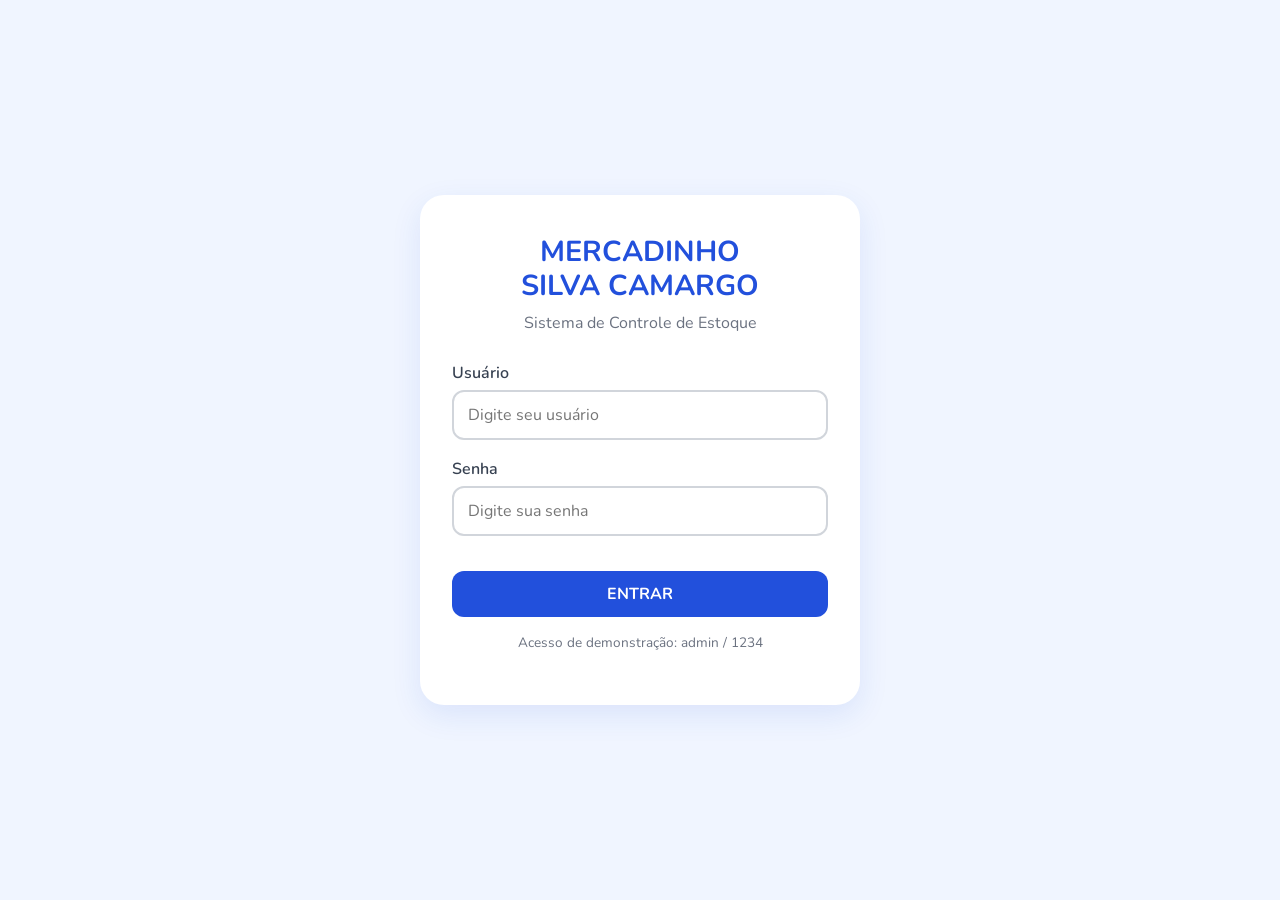
<file: Projeto Final/html/relatorios.html>
<!doctype html>
<html lang="pt-BR">

<head>
    <meta charset="UTF-8">
    <meta name="viewport" content="width=device-width,initial-scale=1">
    <title>Relatório de Movimentações - Mercadinho</title>
    <link href="https://fonts.googleapis.com/css2?family=Nunito:wght@400;600;700;800&display=swap" rel="stylesheet">
    <link rel="stylesheet" href="../css/style.css">
</head>

<body class="pagina-relatorios">
    <header class="cabecalho cor-relatorio">
        <div class="cabecalho-interno"><a class="voltar" href="../html/dashboard.html">←</a>
            <div>
                <h1>Relatório de Movimentações</h1>
                <p>MERCADINHO SILVA CAMARGO</p>
            </div><button class="btn" id="imprimir">▣ Imprimir</button>
        </div>
    </header>
    <main>
        <section class="painel-filtro">
            <h2>⚲ Filtros</h2>
            <div class="filtros-grid">
                <div class="campo"><label for="produto">Produto</label><input id="produto"
                        placeholder="Nome do produto"></div>
                <div class="campo"><label for="tipo">Tipo</label><select id="tipo">
                        <option value="">Todos</option>
                        <option value="entrada">Entradas</option>
                        <option value="saida">Saídas</option>
                        <option value="ajuste">Ajustes</option>
                    </select></div>
                <div class="campo"><label for="inicio">Data Início</label><input type="date" id="inicio"></div>
                <div class="campo"><label for="fim">Data Fim</label><input type="date" id="fim"></div>
            </div>
        </section>
        <div class="resumo-grid">
            <div class="resumo normal"><span>↗</span><strong id="entradas">0</strong><b>Total de Entradas</b></div>
            <div class="resumo sem-est"><span>↘</span><strong id="saidas">0</strong><b>Total de Saídas</b></div>
            <div class="resumo ajustes"><span>⟳</span><strong id="ajustes">0</strong><b>Ajustes</b></div>
        </div>
        <section class="historico">
            <div class="historico-topo">
                <h2>Histórico de Movimentações <small id="contagem">(0 registros)</small></h2><span
                    id="dataGeracao"></span>
            </div>
            <div class="tabela-wrap">
                <table>
                    <thead>
                        <tr>
                            <th>Data</th>
                            <th>Produto</th>
                            <th>Tipo</th>
                            <th>Quantidade</th>
                            <th>Estoque após</th>
                            <th>Observação</th>
                        </tr>
                    </thead>
                    <tbody id="lista"></tbody>
                </table>
            </div>
        </section>
    </main>
    <script src="../js/dados.js"></script>
    <script src="../js/relatorios.js"></script>
</body>

</html>
</file>
<file: Atividade3/style.css>
@import url('https://fonts.googleapis.com/css2?family=Inter:wght@400;600;700&display=swap');

* {
    margin: 0;
    padding: 0;
    box-sizing: border-box;
}

:root {
    --corprincipal: #ffffff;
    --corsecundaria: #254ab0;
    --corfundo: #f7f8fc;
    --cortexto: #333333;
    --corheader: #333333;
    --corhover: #555555;
}

html {
    scroll-behavior: smooth;
}

body {
    font-family: 'Inter', Arial, sans-serif;
    line-height: 1.6;
    color: var(--cortexto);
    background-color: var(--corprincipal);
}

.header-1 {
    background-color: var(--corheader);
    color: var(--corprincipal);
    padding: 15px 0;
    position: fixed;
    width: 100%;
    top: 0;
    left: 0;
    z-index: 1000;
    box-shadow: 0 2px 8px rgba(0, 0, 0, 0.15);
}

.nav {
    width: min(960px, calc(100% - 30px));
    margin: 0 auto;
    overflow: hidden;
}

.nav-logo {
    color: var(--corprincipal);
    text-decoration: none;
    font-weight: 700;
    font-size: 20px;
    float: left;
    padding: 5px 0;
}

.nav-menu {
    float: right;
}

.nav-list {
    list-style: none;
}

.nav-item {
    display: inline-block;
    margin-left: 10px;
}

.nav-link {
    display: inline-block;
    color: var(--corprincipal);
    text-decoration: none;
    padding: 5px 10px;
    border-radius: 3px;
    transition: background-color 0.3s ease, color 0.3s ease;
}

.nav-link.active,
.nav-link:hover {
    color: var(--corprincipal);
    background-color: var(--corhover);
}

section {
    padding: 80px 40px;
    width: min(960px, 100%);
    margin: 0 auto;
    scroll-margin-top: 70px;
}

.section-title {
    text-align: center;
    margin-bottom: 40px;
    font-size: 28px;
    color: var(--corsecundaria);
}

.home {
    min-height: 100vh;
    margin-top: 60px;

    display: flex;
    align-items: center;
    justify-content: center;

    gap: 30px;
    padding: 40px 80px;
}

.home-data {
    flex: 0 1 550px;
    text-align: left;
}

.home-title {
    font-size: 32px;
    margin-bottom: 20px;
    text-align: center;
}

.home-title-color {
    color: var(--corsecundaria);
}

.home-text {
    text-align: center;
    margin: 0 auto;
}

.home-img {
    flex: 0 0 400px;
    display: flex;
    justify-content: center;
    align-items: center;
}

.home-img img {
    width: 400px;
    height: 400px;
    max-width: 100%;
    border-radius: 50%;
    object-fit: cover;
}

.button {
    display: inline-block;
    background-color: var(--corsecundaria);
    color: var(--corprincipal);
    padding: 10px 20px;
    text-decoration: none;
    border-radius: 3px;
    text-align: center;
}

.button:hover {
    background-color: #ede20d;
    color: #222222;
    transform: translateY(-2px);
}

.about,
.formation,
.contact {
    text-align: center;
}

.about-container,
.formation-container {
    width: min(800px, 100%);
    margin: 0 auto;
}

.about-subtitle {
    margin-bottom: 15px;
    font-size: 24px;
}

.about-text {
    text-align: left;
    margin-top: 15px;
    line-height: 1.7;
}

.skills-container,
.projects-text {
    width: min(800px, 100%);
    margin: 0 auto;
}

.skills-subtitle {
    margin-bottom: 15px;
    font-size: 24px;
    color: var(--corsecundaria);
}

.skills-text + ul {
    list-style: none;
    padding-left: 0;
}

.skills-text + ul li {
    margin-bottom: 8px;
}

.skills-data {
    display: grid;
    grid-template-columns: 1fr auto;
    gap: 8px 15px;
    align-items: center;
    margin: 20px 0;
    text-align: left;
}


.skills-bar {
    height: 10px;
    border-radius: 5px;
    background-color: #dddddd;
    position: relative;
    overflow: hidden;
}

.skills-bar::before {
    content: '';
    display: block;
    height: 100%;
    width: 80%;
    background-color: var(--corsecundaria);
    border-radius: 5px;
}

.skills-js::before {
    width: 70%;
}

.skills-percentage {
    font-weight: 700;
}

.formation-container {
    text-align: left;
}

.formation-container h3 {
    margin-bottom: 10px;
    text-align: left;
}

.formation-container p,
.formation-container ol {
    margin-bottom: 20px;
    text-align: left;
}

.formation-container ol {
    padding-left: 40px;
    text-align: left;
}

.projects-text {
    text-align: left;
}

.projects-table {
    width: 100%;
    border-collapse: collapse;
    margin-top: 10px;
}

.projects-table th,
.projects-table td {
    border: 1px solid #cccccc;
    padding: 12px;
    text-align: left;
    vertical-align: top;
}

.projects-table th {
    background-color: var(--corsecundaria);
    color: var(--corprincipal);
}

.projects-table tr:nth-child(even) {
    background-color: var(--corfundo);
}

.contact-container {
    width: min(800px, 100%);
    margin: 0 auto;
    text-align: left;
}

.contact-container ul {
    list-style-type: disc;
    padding-left: 20px;
}

.contact-container li {
    margin-bottom: 15px;
}

.nav-logo{
    margin-left: 50px;
}

.nav-menu{
    margin-right: 50px;
}

.home-btn {
    display: inline-block;
    margin-top: 20px;
    text-align: center;
}

.method-list {
    list-style: none;
    padding-left: 0;
}



footer {
    background-color: var(--corheader);
    color: var(--corprincipal);
    text-align: center;
    padding: 20px 15px;
    margin-top: 40px;
}

#footer-title {
    color: #e58d57;
    margin-bottom: 5px;
}

.bd-grid {
    width: 100%;
}

@media (max-width: 1000px) {
    .nav {
        width: calc(100% - 30px);
    }

    section {
        width: calc(100% - 30px);
    }

    .nav-menu {
        max-width: 75%;
    }

    .nav-item {
        margin-left: 4px;
    }

    .nav-link {
        padding: 5px 6px;
    }
}


@media (max-width: 768px) {
    .header-1 {
        position: relative;
    }

    .nav {
        overflow: visible;
        text-align: center;
    }

    .nav-logo,
    .nav-menu {
        float: none;
    }

    .nav-logo {
        display: block;
        margin-bottom: 10px;
    }

    .nav-menu {
        max-width: 100%;
    }

    .nav-item {
        margin: 2px;
    }

    .nav-link {
        padding: 5px 7px;
        font-size: 14px;
    }

    .home {
        margin-top: 0;
        min-height: auto;
        padding-top: 60px;
        flex-direction: column;
        text-align: center;
    }

    .home-data,
    .home-img {
        flex-basis: auto;
        width: 100%;
        margin-bottom: 20px;
        margin-right: 60px; 
    }

    .home-img br {
        display: none;
    }

    .home-title {
        font-size: 28px;
    }


    .projects-table {
        display: block;
        overflow-x: auto;
        white-space: normal;
    }
}

@media (max-width: 480px) {
    section {
        width: calc(100% - 20px);
        padding: 60px 0;
    }

    .nav-link {
        font-size: 13px;
        padding: 4px 5px;
    }

    .home-img img {
        width: 240px;
        height: 240px;
    }

    .about-subtitle,
    .skills-subtitle {
        font-size: 20px;
    }

    .skills-data {
        grid-template-columns: 1fr;
    }
}
</file>
<file: Atividade7/style.css>
body {
    font-family: Arial, sans-serif;
    text-align: center;
    margin-top: 80px;
    background-color: #f2f2f2;
}

h1 {
    color: #222;
}

button {
    padding: 12px 20px;
    margin: 8px;
    font-size: 16px;
    cursor: pointer;
}

#resultado {
    margin-top: 30px;
    font-size: 20px;
    font-weight: bold;
}
</file>
<file: Atividade8/style.css>
body {
    font-family: system-ui, sans-serif;
    background: #f3f5f7;
    color: #1d2733;
    margin: 0;
    scroll-behavior: smooth;
}

main {
    max-width: 560px;
    margin: 32px auto;
    padding: 0 1rem;
}

h1 {
    font-size: 24px;
}

h2 {
    font-size: 20px;
    margin-top: 32px;
}

.entrada {
    display: grid;
    gap: .75rem;
    background: #fff;
    padding: 16px;
    border-radius: 8px;
}

label {
    display: grid;
    gap: .25rem;
    font-weight: 600;
}

input,
select {
    padding: .5rem;
    font-size: 16px;
}

button {
    padding: .6rem;
    font-size: 16px;
    border: 0;
    border-radius: 6px;
    background: #1f5fbf;
    color: #fff;
    cursor: pointer;
}

button.secundario {
    background: #e3e8ee;
    color: #1d2733;
}

button:disabled {
    opacity: .5;
    cursor: not-allowed;
}

button:focus-visible,
input:focus-visible,
select:focus-visible {
    outline: 3px solid #f0a000;
    outline-offset: 2px;
}

#mensagem {
    color: #b3261e;
    min-height: 1.2em;
}

dl {
    display: grid;
    grid-template-columns: 1fr auto;
    gap: .4rem 1rem;
    background: #fff;
    padding: 16px;
    border-radius: 8px;
}

dt {
    font-weight: 600;
}

dd {
    margin: 0;
    text-align: right;
}
</file>
<file: Atividade9/style.css>
:root {
  --bg: #f3f4fb;
  --card: #ffffff;
  --texto: #1f2340;
  --suave: #6b7094;
  --primaria: #5b5bd6;
  --primaria-escura: #4646b8;
  --ok-bg: #e7f7ee;
  --ok: #1d7a46;
  --erro-bg: #fdecec;
  --erro: #b3261e;
  --borda: #dcdff2;
}

* {
  box-sizing: border-box;
}

body {
  margin: 0;
  font-family: "Segoe UI", system-ui, -apple-system, Roboto, Arial, sans-serif;
  background: var(--bg);
  color: var(--texto);
}

header {
  text-align: center;
  padding: 36px 16px 20px;
  background: linear-gradient(135deg, #5b5bd6, #8a63e8);
  color: #fff;
}

header h1 {
  margin: 0;
  font-size: 2rem;
}

header p {
  margin: 6px 0 0;
  opacity: .9;
}

main {
  max-width: 1000px;
  margin: 28px auto;
  padding: 0 16px 40px;
  display: grid;
  grid-template-columns: repeat(auto-fit, minmax(300px, 1fr));
  gap: 20px;
}

.card {
  background: var(--card);
  border-radius: 14px;
  padding: 22px;
  box-shadow: 0 4px 16px rgba(60, 60, 120, .08);
  display: flex;
  flex-direction: column;
  gap: 14px;
}

.card h2 {
  margin: 0;
  font-size: 1.1rem;
  display: flex;
  align-items: center;
  gap: 10px;
}

.num {
  display: inline-grid;
  place-items: center;
  width: 28px;
  height: 28px;
  border-radius: 50%;
  background: var(--primaria);
  color: #fff;
  font-size: .9rem;
}

.campos {
  display: flex;
  flex-direction: column;
  gap: 8px;
}

input {
  width: 100%;
  padding: 10px 12px;
  font-size: 1rem;
  border: 1px solid var(--borda);
  border-radius: 8px;
  outline: none;
  transition: border-color .15s, box-shadow .15s;
}

input:focus {
  border-color: var(--primaria);
  box-shadow: 0 0 0 3px rgba(91, 91, 214, .18);
}

button {
  padding: 11px 16px;
  font-size: 1rem;
  font-weight: 600;
  color: #fff;
  background: var(--primaria);
  border: none;
  border-radius: 8px;
  cursor: pointer;
  transition: background .15s, transform .05s;
}

button:hover {
  background: var(--primaria-escura);
}

button:active {
  transform: scale(.98);
}

.resultado {
  margin: 0;
  min-height: 24px;
  padding: 0;
  border-radius: 8px;
  font-weight: 600;
}

.resultado.ok {
  padding: 10px 12px;
  background: var(--ok-bg);
  color: var(--ok);
}

.resultado.erro {
  padding: 10px 12px;
  background: var(--erro-bg);
  color: var(--erro);
}
</file>
<file: Projeto Final/css/style.css>
:root {
    --azul: #2250dc;
    --azul-esc: #1a3fb0;
    --fundo: #f0f5ff;
    --texto: #374151;
    --cinza: #6b7280;
    --borda: #d1d5db;
    --erro: #dc2626
}

* {
    box-sizing: border-box
}

body {
    margin: 0;
    font-family: 'Nunito', system-ui, sans-serif;
    background: var(--fundo);
    color: var(--texto)
}

button {
    font-family: inherit;
    cursor: pointer
}

.btn {
    border: 0;
    border-radius: 12px;
    padding: 12px 22px;
    font-size: 1rem;
    font-weight: 700
}

.btn-azul {
    background: var(--azul);
    color: #fff
}

.btn-azul:hover {
    background: var(--azul-esc)
}

.btn-cinza {
    background: #e5e7eb;
    color: var(--texto)
}

.btn-peq {
    padding: 6px 12px;
    font-size: .85rem;
    border-radius: 8px
}

.btn-vermelho {
    background: #fee2e2;
    color: var(--erro)
}

label {
    display: block;
    font-weight: 600;
    margin-bottom: 6px
}

input,
select,
textarea {
    width: 100%;
    padding: 12px 14px;
    border: 2px solid var(--borda);
    border-radius: 12px;
    font: inherit;
    background: #fff
}

input:focus,
select:focus,
textarea:focus {
    outline: none;
    border-color: var(--azul)
}

.erro {
    color: var(--erro);
    font-size: .9rem;
    min-height: 1.2em;
    margin: 4px 0 0
}

.campo {
    margin-bottom: 18px
}

/* login */
.login-pag {
    min-height: 100vh;
    display: flex;
    align-items: center;
    justify-content: center;
    padding: 16px
}

.login-card {
    background: #fff;
    border-radius: 24px;
    padding: 40px 32px;
    width: 100%;
    max-width: 440px;
    box-shadow: 0 10px 30px rgba(34, 80, 220, .1)
}

.logo {
    width: 80px;
    height: 80px;
    border-radius: 50%;
    background: var(--azul);
    color: #fff;
    font-size: 2.2rem;
    display: flex;
    align-items: center;
    justify-content: center;
    margin: 0 auto 16px
}

.login-card h1 {
    color: var(--azul);
    text-align: center;
    margin: 0;
    font-size: 1.8rem;
    line-height: 1.2
}

.sub {
    text-align: center;
    color: var(--cinza);
    margin: 8px 0 28px
}

.login-card .btn {
    width: 100%
}

.dica {
    text-align: center;
    color: var(--cinza);
    font-size: .85rem;
    margin-top: 16px
}

/* produtos */
header {
    background: var(--azul);
    color: #fff;
    padding: 16px 24px;
    display: flex;
    align-items: center;
    justify-content: space-between
}

header h1 {
    margin: 0;
    font-size: 1.4rem
}

header p {
    margin: 0;
    opacity: .85;
    font-size: .9rem
}

header .btn {
    background: rgba(255, 255, 255, .18);
    color: #fff;
    padding: 8px 16px
}

main {
    max-width: 1000px;
    margin: 24px auto;
    padding: 0 16px
}

.barra {
    display: flex;
    gap: 12px;
    margin-bottom: 16px;
    flex-wrap: wrap
}

.barra input {
    flex: 1;
    min-width: 200px
}

.tabela-wrap {
    background: #fff;
    border-radius: 16px;
    overflow-x: auto;
    box-shadow: 0 4px 14px rgba(0, 0, 0, .05)
}

table {
    width: 100%;
    border-collapse: collapse;
    min-width: 640px
}

th,
td {
    text-align: left;
    padding: 12px 14px;
    border-bottom: 1px solid #eef0f4
}

th {
    background: #eef3ff;
    color: var(--azul)
}

.baixo {
    color: var(--erro);
    font-weight: 700
}

.vazio {
    text-align: center;
    color: var(--cinza);
    padding: 32px
}

.acoes {
    display: flex;
    gap: 6px
}

.fundo-modal {
    position: fixed;
    inset: 0;
    background: rgba(0, 0, 0, .45);
    display: none;
    align-items: flex-start;
    justify-content: center;
    overflow-y: auto;
    padding: 24px 12px
}

.fundo-modal.aberto {
    display: flex
}

.modal {
    background: #fff;
    border-radius: 16px;
    width: 100%;
    max-width: 760px;
    overflow: hidden
}

.modal-topo {
    background: var(--azul);
    color: #fff;
    padding: 16px 24px;
    display: flex;
    justify-content: space-between;
    align-items: center
}

.modal-topo h2 {
    margin: 0;
    font-size: 1.2rem
}

.modal-topo button {
    background: none;
    border: 0;
    color: #fff;
    font-size: 1.6rem
}

form {
    padding: 24px
}

.grade {
    display: grid;
    grid-template-columns: 1fr 1fr;
    gap: 0 20px
}

.rodape {
    display: flex;
    gap: 12px;
    margin-top: 8px
}

@media(max-width:600px) {
    .grade {
        grid-template-columns: 1fr
    }
}

/* Páginas novas — extensão do CSS original */
[hidden] {
    display: none !important;
}

a {
    color: inherit;
    text-decoration: none;
}

.cabecalho {
    padding: 0 18px;
}

.cabecalho-interno {
    max-width: 1000px;
    width: 100%;
    margin: auto;
    min-height: 84px;
    display: flex;
    align-items: center;
    gap: 20px;
}

.cabecalho-interno>div:nth-child(2) {
    flex: 1;
}

.cabecalho-interno>div:first-child {
    flex: 1;
}

.cabecalho .btn {
    margin-left: auto;
}

.voltar {
    font-size: 28px;
    line-height: 1;
    color: white;
    padding: 8px;
}

.nav-voltar {
    display: inline-block;
}

.pagina-dashboard {
    background: #eef3ff;
}

.dashboard-conteudo {
    margin: 35px auto;
    max-width: 920px;
}

.dashboard-instrucao {
    text-align: center;
    margin-bottom: 28px;
    font-size: 18px;
}

.cards-dashboard {
    display: grid;
    grid-template-columns: repeat(2, minmax(0, 1fr));
    gap: 22px;
}

.card-dash {
    border: 1px solid;
    border-radius: 16px;
    min-height: 210px;
    display: flex;
    flex-direction: column;
    justify-content: center;
    align-items: center;
    gap: 7px;
    transition: transform .15s, box-shadow .15s;
    text-align: center;
    padding: 22px;
}

.card-dash:hover,
.card-dash:focus-visible {
    transform: translateY(-3px);
    box-shadow: 0 8px 20px #0001;
}

.card-dash strong {
    font-size: 22px;
}

.card-dash>span:last-child {
    color: #667085;
}

.icone-dash {
    width: 78px;
    height: 78px;
    display: grid;
    place-items: center;
    color: #fff;
    border-radius: 14px;
    font-size: 39px;
    font-weight: 800;
    margin-bottom: 8px;
}

.card-prod {
    background: #eff5ff;
    border-color: #b6d0ff;
    color: #1451eb;
}

.card-prod .icone-dash {
    background: #1857ff;
}

.card-forn {
    background: #eafcf4;
    border-color: #96edc6;
    color: #007f55;
}

.card-forn .icone-dash {
    background: #00996a;
}

.card-est {
    background: #fffbed;
    border-color: #ffdb68;
    color: #c25a00;
}

.card-est .icone-dash {
    background: #e87500;
}

.card-rel {
    background: #faf3ff;
    border-color: #e7caff;
    color: #8900e1;
}

.card-rel .icone-dash {
    background: #9700f7;
}

.cor-fornecedor {
    background: #007d58 !important;
}

.cor-estoque {
    background: #e77700 !important;
}

.cor-relatorio {
    background: #8b00df !important;
}

.cor-saida {
    background: #cb0012 !important;
}

.cor-ajuste {
    background: #1849e8 !important;
}

.btn-verde {
    background: #00843c;
    color: white;
}

.btn-verde:hover {
    background: #006e32;
}

.btn-saida {
    background: #c5000e;
    color: white;
}

.btn-saida:hover {
    background: #a0000c;
}

.pagina-fornecedores {
    background: #eafcf4;
}

.pagina-estoque {
    background: #fffbeb;
}

.pagina-relatorios {
    background: #faf4ff;
}

.painel-form,
.painel-filtro,
.historico {
    background: #fff;
    border-radius: 16px;
    overflow: hidden;
    margin-bottom: 22px;
    box-shadow: 0 4px 14px #00000012;
}

.painel-titulo {
    background: #2250dc;
    color: white;
    display: flex;
    justify-content: space-between;
    align-items: center;
    padding: 17px 22px;
}

.painel-titulo h2 {
    font-size: 19px;
    margin: 0;
}

.botao-fechar {
    border: 0;
    background: transparent;
    color: white;
    font-size: 25px;
    cursor: pointer;
}

.resumo-grid {
    display: grid;
    grid-template-columns: repeat(3, minmax(0, 1fr));
    gap: 16px;
    margin: 26px 0 28px;
}

.resumo {
    border-radius: 15px;
    border: 1px solid;
    padding: 18px 10px;
    text-align: center;
    display: flex;
    flex-direction: column;
    align-items: center;
    gap: 3px;
}

.resumo span {
    font-size: 27px;
}

.resumo strong {
    font-size: 34px;
    line-height: 1.2;
}

.resumo b {
    font-weight: 700;
}

.normal {
    background: #dcfce7;
    border-color: #6bea9b;
    color: #00893f;
}

.baixo-est {
    background: #fff4c6;
    border-color: #ffc333;
    color: #bc5400;
}

.sem-est {
    background: #ffe3e3;
    border-color: #ff9999;
    color: #c60012;
}

.ajustes {
    background: #dbeafe;
    border-color: #94bbff;
    color: #154fe9;
}

.botoes-estoque {
    display: flex;
    gap: 13px;
    flex-wrap: wrap;
    margin-bottom: 24px;
}

.busca-larga {
    background: white;
    border: 1px solid #f2ebdb;
    padding: 13px;
    border-radius: 16px;
}

.linha-clicavel {
    cursor: pointer;
}

.linha-clicavel:hover {
    background: #fff8df;
}

.situacao {
    font-size: 13px;
    padding: 5px 10px;
    border-radius: 999px;
    white-space: nowrap;
    font-weight: 700;
}

.sit-normal {
    background: #dcfce7;
    color: #087c38;
}

.sit-baixo {
    background: #fff1bd;
    color: #9f5600;
}

.sit-sem {
    background: #ffe3e3;
    color: #af0011;
}

.sit-ajuste {
    background: #dbeafe;
    color: #1849e8;
}

.painel-filtro {
    padding: 22px;
    margin-top: 26px;
}

.painel-filtro h2 {
    font-size: 19px;
    margin: 0 0 16px;
}

.filtros-grid {
    display: grid;
    grid-template-columns: repeat(4, minmax(0, 1fr));
    gap: 14px;
}

.filtros-grid .campo {
    margin: 0;
}

.historico-topo {
    padding: 16px 22px;
    display: flex;
    align-items: center;
    justify-content: space-between;
    gap: 12px;
}

.historico-topo h2 {
    font-size: 18px;
    margin: 0;
}

.historico-topo small,
.historico-topo span {
    color: #94a3b8;
    font-size: 13px;
    font-weight: 400;
}

.pagina-relatorios .tabela-wrap {
    box-shadow: none;
    border-radius: 0;
}

.pagina-relatorios th {
    background: #f6f0fa;
    color: #4b5563;
}

@media(max-width:700px) {
    .cards-dashboard {
        gap: 12px
    }

    .card-dash {
        min-height: 180px;
        padding: 12px
    }

    .card-dash strong {
        font-size: 18px
    }

    .icone-dash {
        width: 58px;
        height: 58px;
        font-size: 30px
    }

    .card-dash>span:last-child {
        font-size: 13px
    }

    .filtros-grid {
        grid-template-columns: repeat(2, minmax(0, 1fr))
    }

    .resumo-grid {
        gap: 8px
    }

    .resumo {
        padding: 12px 5px
    }

    .resumo strong {
        font-size: 25px
    }

    .resumo b {
        font-size: 12px
    }

    .botoes-estoque .btn {
        flex: 1;
        font-size: 14px;
        padding: 11px
    }

    .cabecalho-interno {
        min-height: 75px
    }
}

@media(max-width:430px) {
    .cards-dashboard {
        grid-template-columns: 1fr
    }

    .dashboard-conteudo {
        margin: 20px auto
    }

    .card-dash {
        min-height: 160px
    }

    .filtros-grid {
        grid-template-columns: 1fr
    }

    .cabecalho h1 {
        font-size: 17px
    }

    .historico-topo {
        align-items: flex-start;
        flex-direction: column
    }
}

@media print {

    header .voltar,
    header button,
    .painel-filtro,
    .dica {
        display: none !important;
    }

    body {
        background: white !important;
    }

    .historico,
    .resumo {
        box-shadow: none !important;
    }

    main {
        max-width: 100% !important;
    }
}
</file>
<file: Atividade5/Atividade5.css>
* {
  margin: 0;
  padding: 0;
  box-sizing: border-box;
}

body {
  min-height: 100vh;
  display: flex;
  align-items: center;
  justify-content: center;
  font-family: Arial, Helvetica, sans-serif;
  background: #f2f2f2;
}

/* DIV simples 500x500 */
.caixa {
  width: 500px;
  height: 500px;
  display: flex;
  align-items: center;
  justify-content: center;
  text-align: center;
  color: #fff;
  background: #7f7f7f; /* cor padrão */
}

.caixa h2 {
  font-size: 2.5rem;
}

/* Por padrão, nenhum nome aparece; cada media query mostra o seu */
.cor {
  display: none;
}

/* Até 420px: cinza */
@media (max-width: 420px) {
  .caixa { background: #7f7f7f; }
  .cinza { display: inline; }
}

/* Maior que 420px até 768px: laranja */
@media (min-width: 421px) and (max-width: 768px) {
  .caixa { background: #e08e3c; }
  .laranja { display: inline; }
}

/* Maior que 768px até 1024px: magenta */
@media (min-width: 769px) and (max-width: 1024px) {
  .caixa { background: #e83be8; }
  .magenta { display: inline; }
}

/* Maior que 1024px até 1080px: vermelho */
@media (min-width: 1025px) and (max-width: 1080px) {
  .caixa { background: #de0719; }
  .vermelho { display: inline; }
}

/* Maior que 1080px até 1366px: roxo */
@media (min-width: 1081px) and (max-width: 1366px) {
  .caixa { background: #5b4fa3; }
  .roxo { display: inline; }
}

/* Maior que 1366px até 1920px: amarelo */
@media (min-width: 1367px) and (max-width: 1920px) {
  .caixa { background: #e8c23c; color: #333; }
  .amarelo { display: inline; }
}

/* Maior que 1920px: verde */
@media (min-width: 1921px) {
  .caixa { background: #4caf50; }
  .verde { display: inline; }
}

/* Telas menores que a caixa: evita rolagem horizontal */
@media (max-width: 500px) {
  .caixa {
    width: 100%;
    max-width: 500px;
  }
}
</file>
